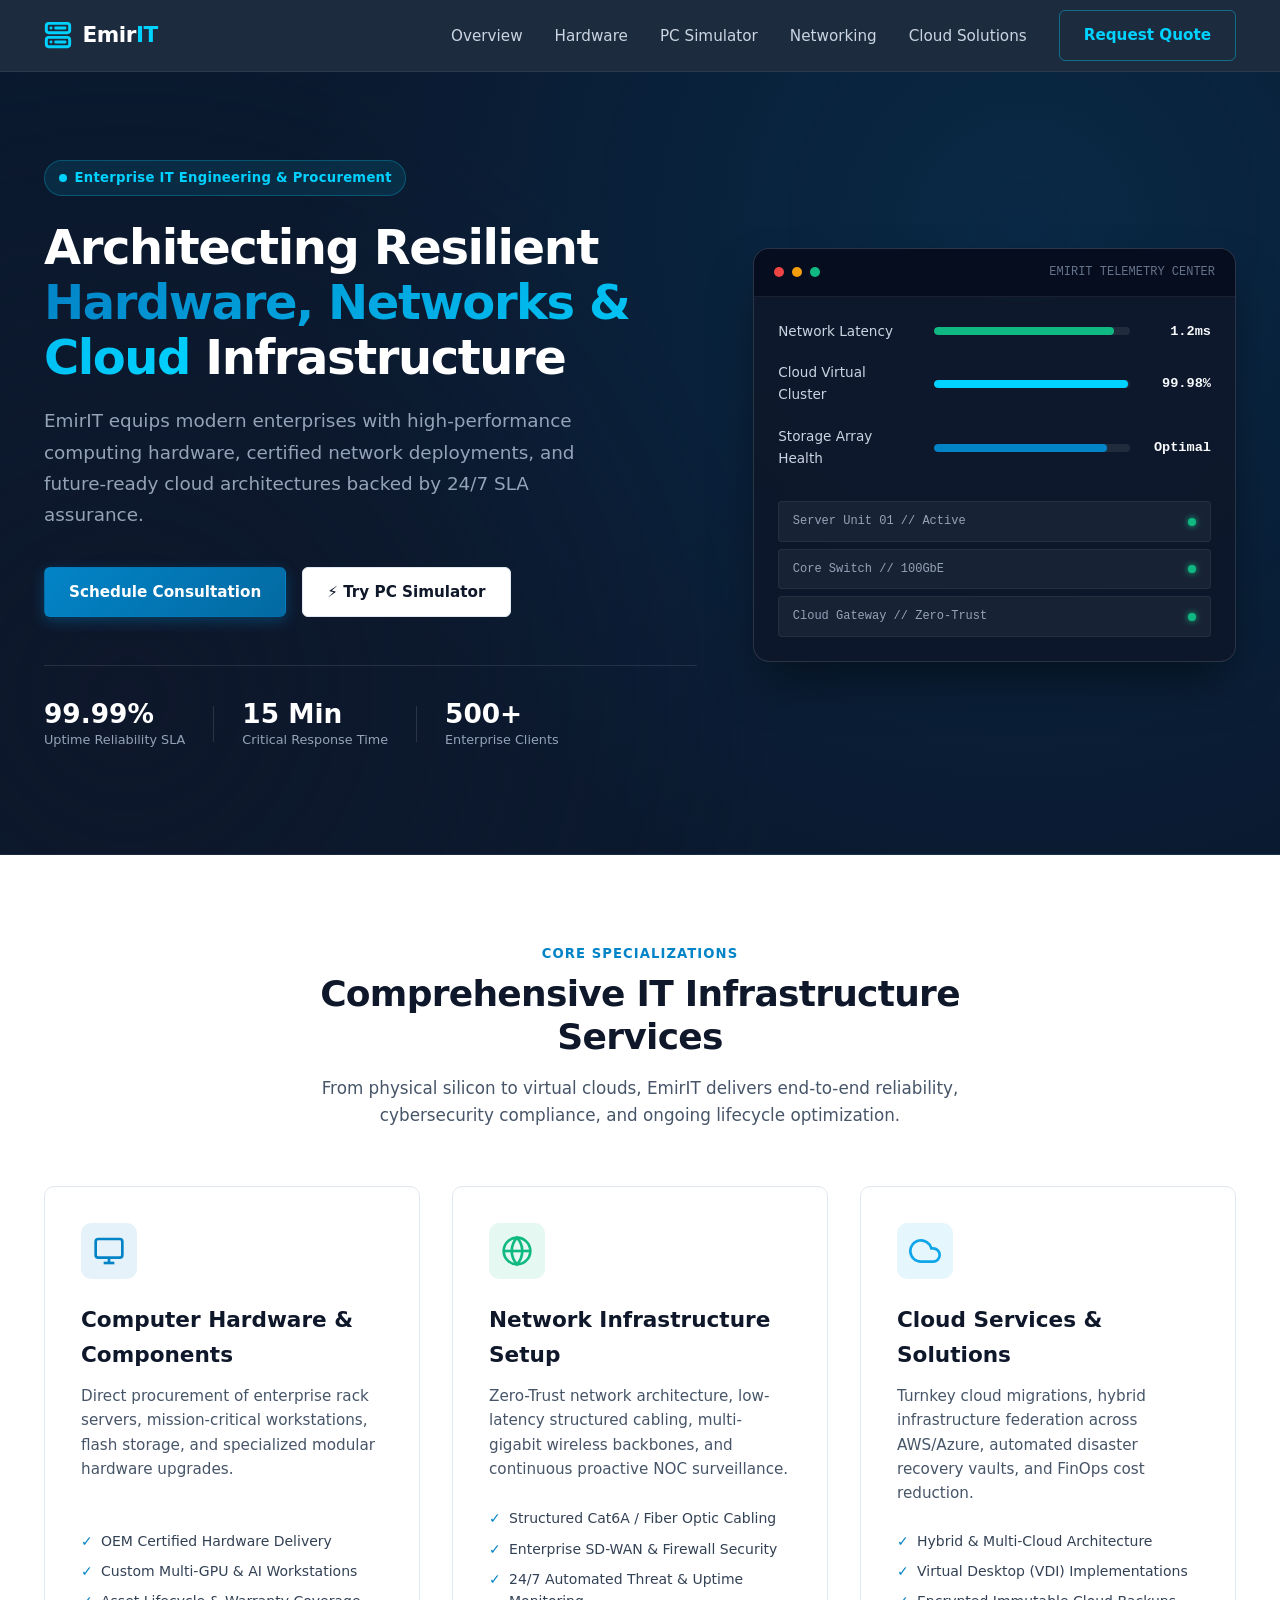
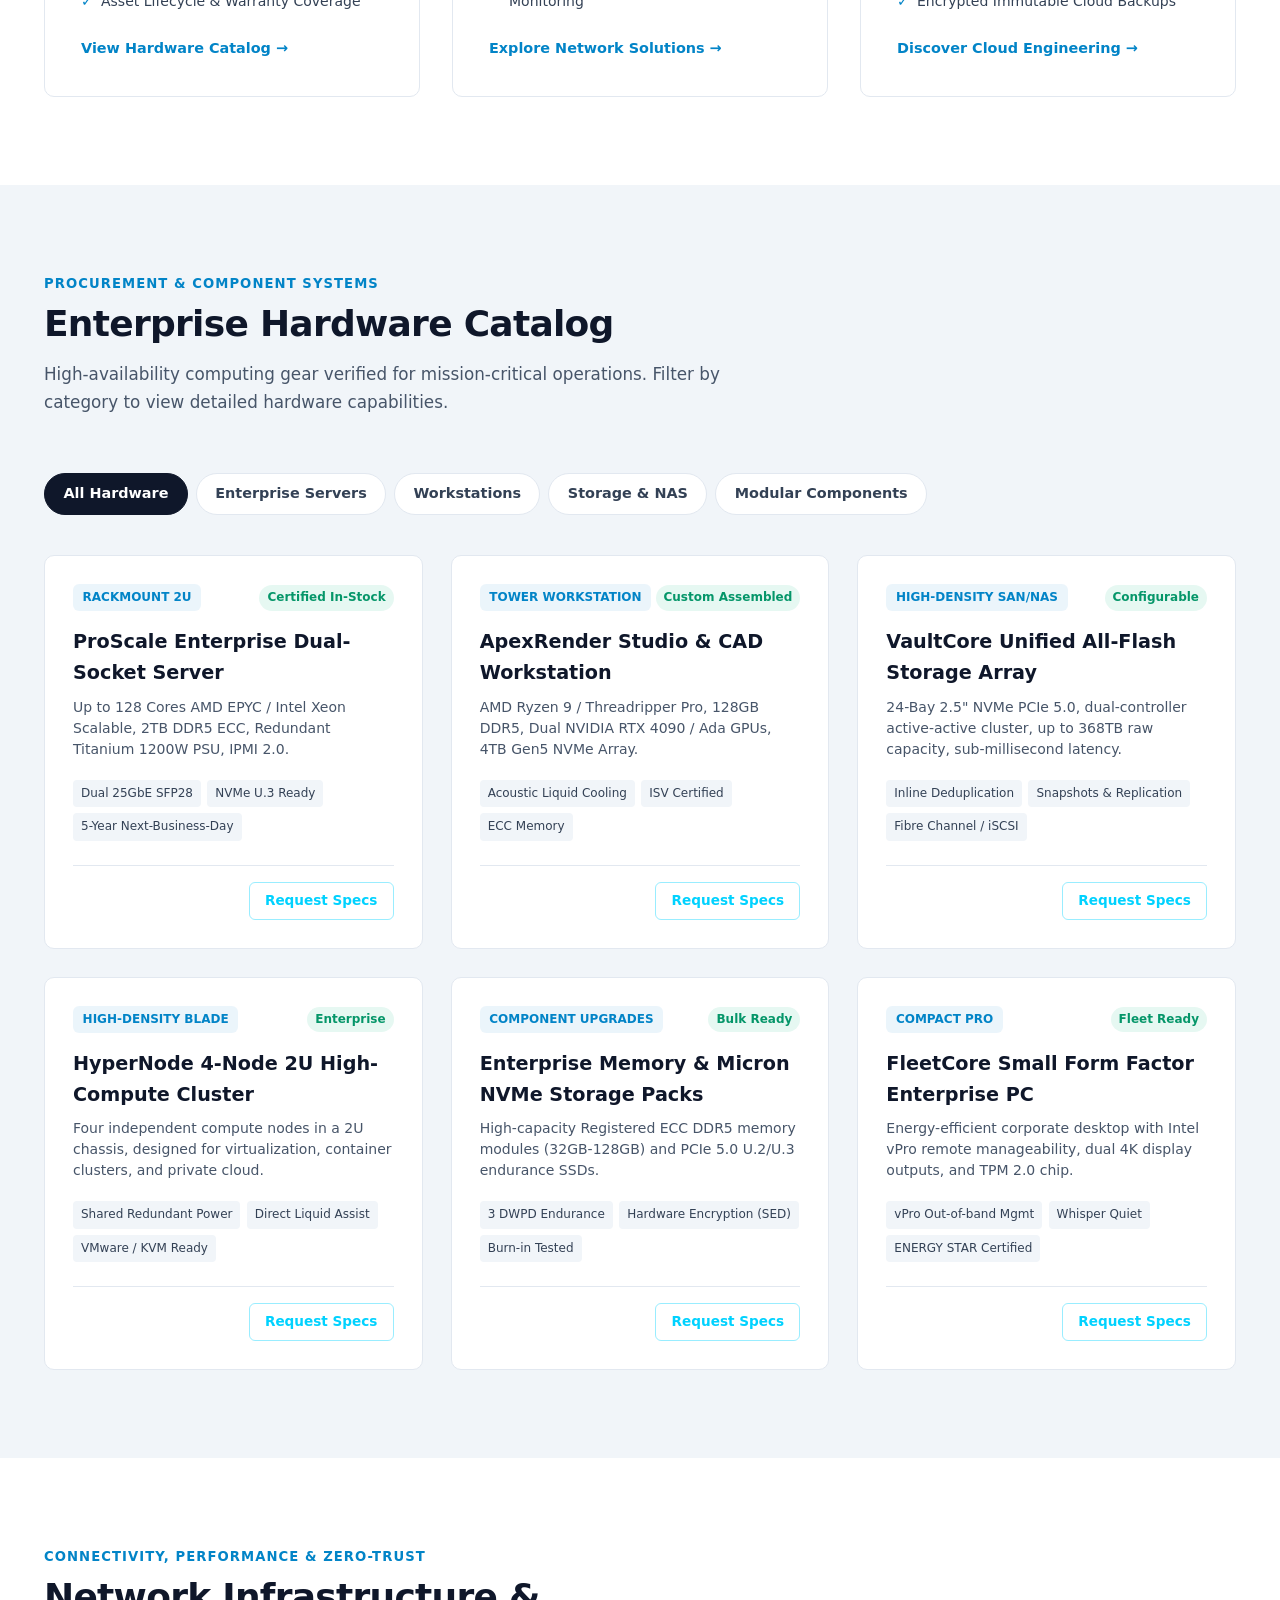
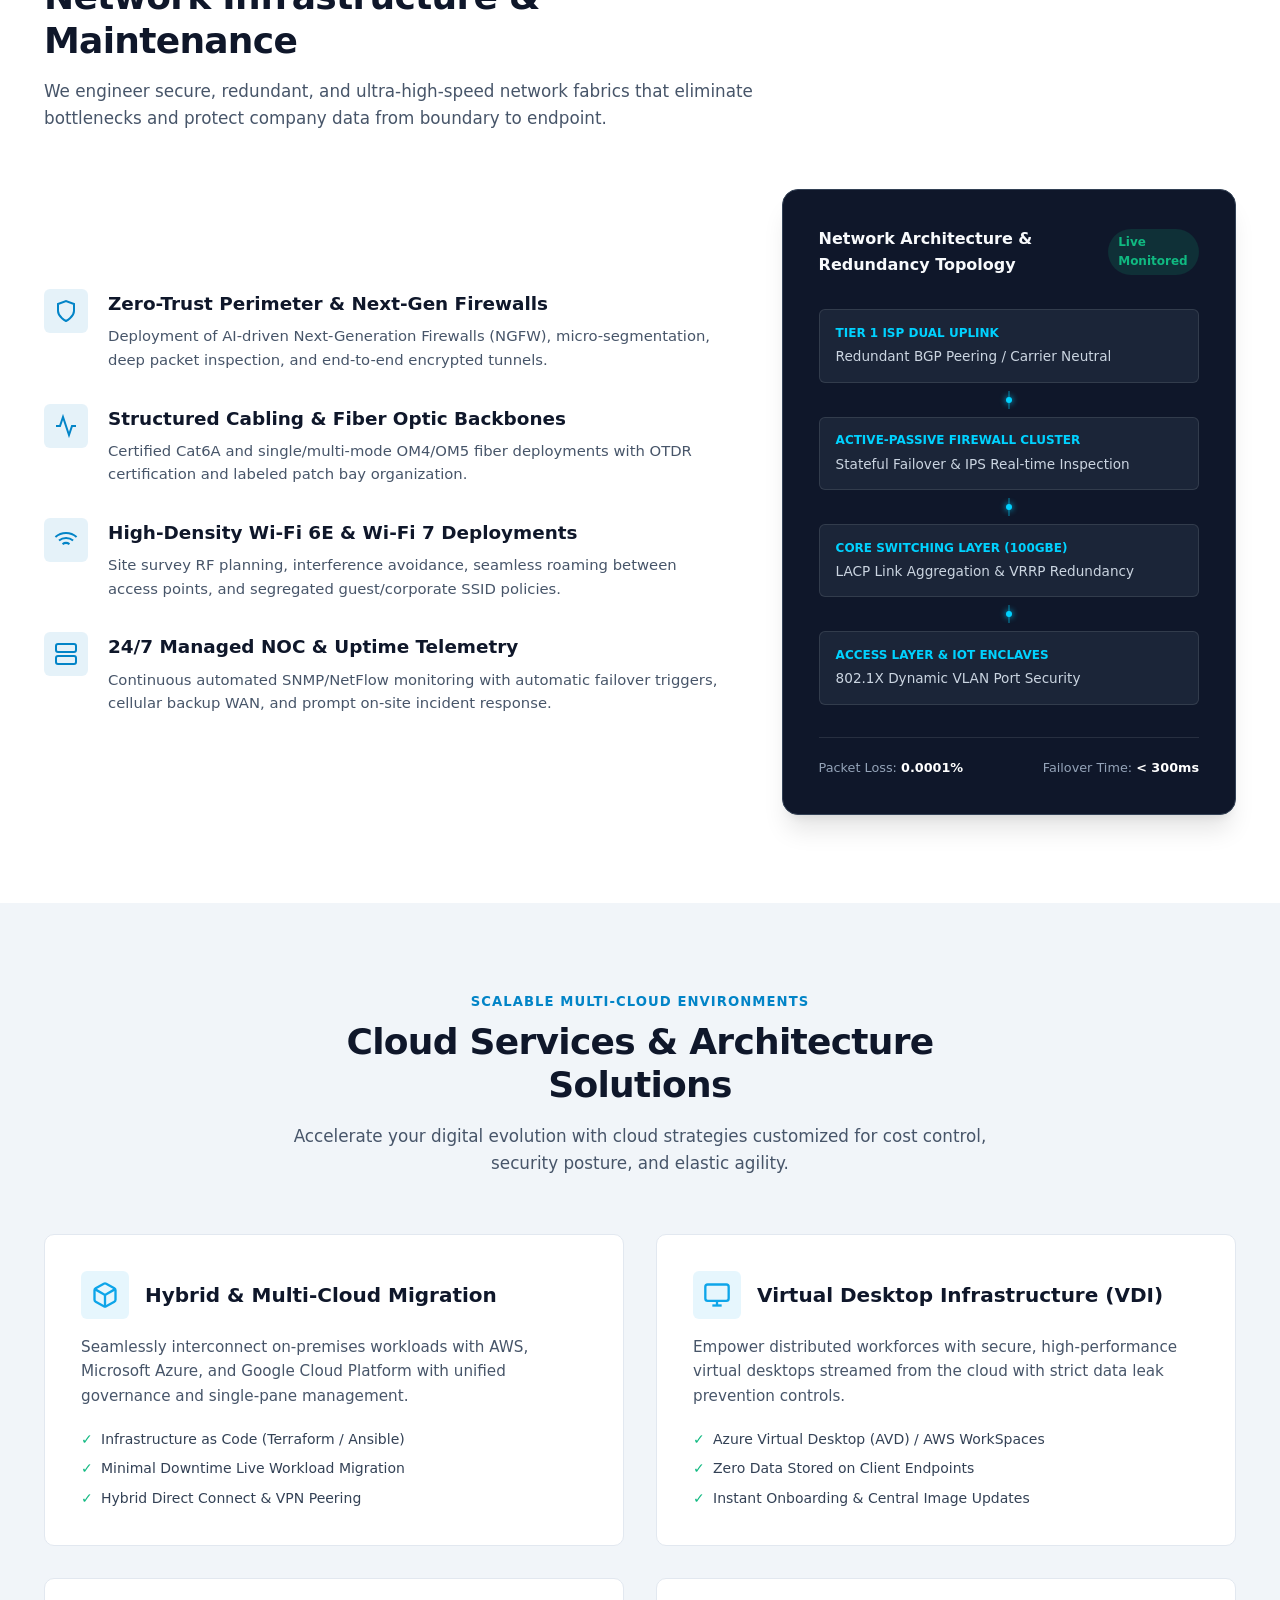
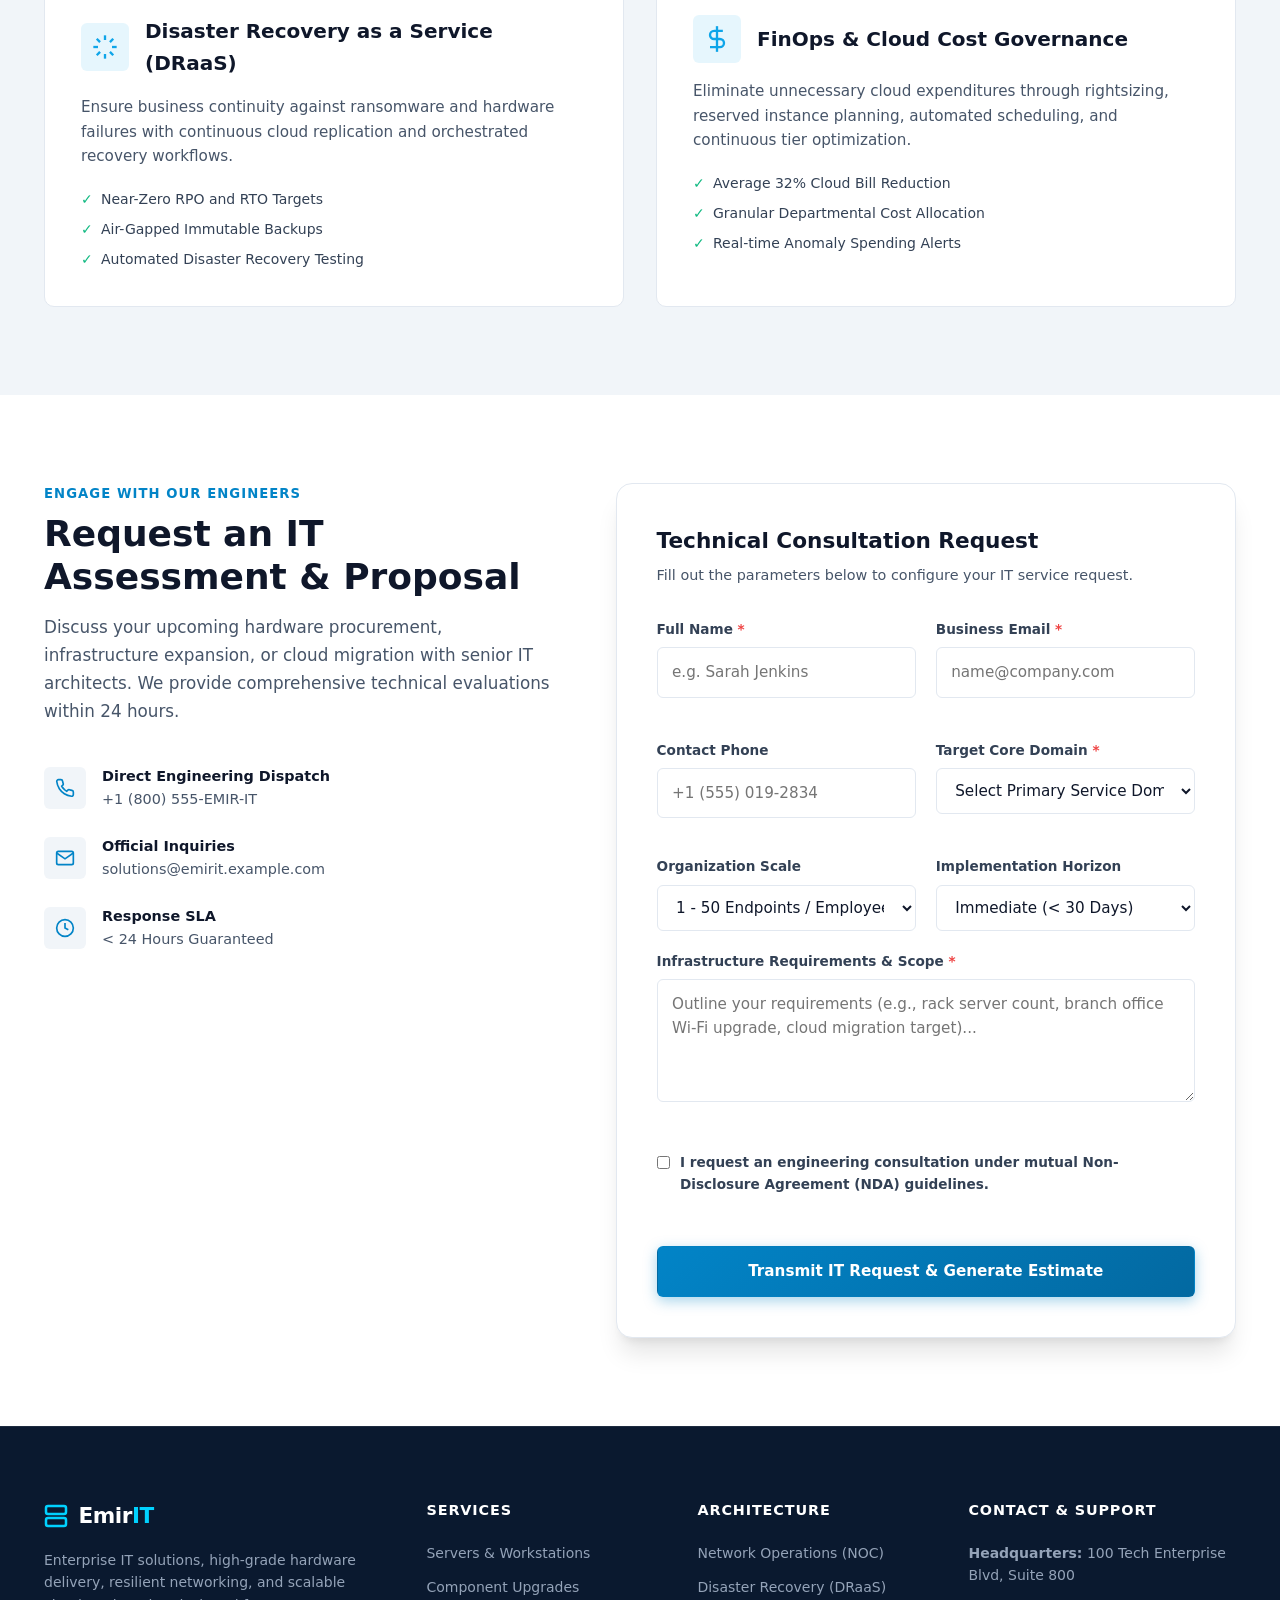
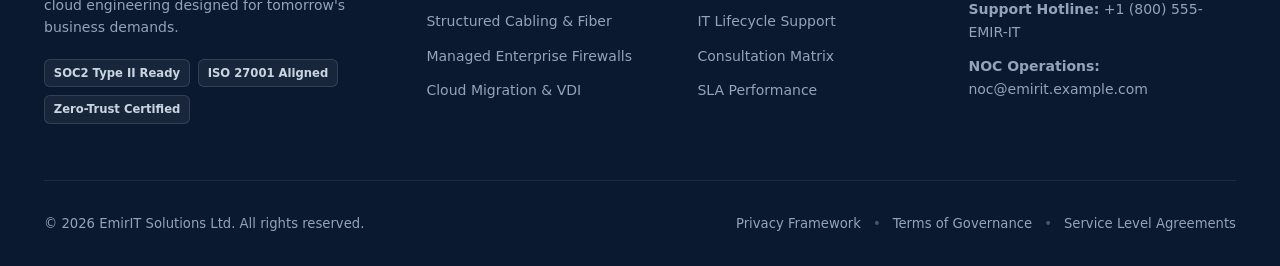
<file: index.html>
<!DOCTYPE html>
<html lang="en">
<head>
  <meta charset="UTF-8">
  <meta name="viewport" content="width=device-width, initial-scale=1.0">
  <meta name="description" content="EmirIT provides enterprise-grade computer hardware, robust network infrastructure, and scalable cloud solutions for modern organizations.">
  <meta name="keywords" content="IT services, hardware procurement, network infrastructure, enterprise cloud, IT consulting">
  <meta name="author" content="EmirIT Solutions">
  <meta name="theme-color" content="#0a192f">
  <title>EmirIT - Enterprise IT Services & Solutions</title>
  
  <link rel="stylesheet" href="styles.css">
  <link rel="preconnect" href="https://fonts.googleapis.com">
  <link rel="preconnect" href="https://fonts.gstatic.com" crossorigin>
</head>
<body>
  <!-- Header / Navigation -->
  <header class="site-header" id="header" role="banner">
    <div class="container header-container">
      <a href="#hero" class="brand-logo" aria-label="EmirIT Home">
        <span class="logo-icon" aria-hidden="true">
          <svg width="28" height="28" viewBox="0 0 24 24" fill="none" stroke="currentColor" stroke-width="2.5" stroke-linecap="round" stroke-linejoin="round">
            <rect x="2" y="2" width="20" height="8" rx="2" ry="2"></rect>
            <rect x="2" y="14" width="20" height="8" rx="2" ry="2"></rect>
            <line x1="6" y1="6" x2="6.01" y2="6"></line>
            <line x1="6" y1="18" x2="6.01" y2="18"></line>
            <line x1="10" y1="6" x2="18" y2="6"></line>
            <line x1="10" y1="18" x2="18" y2="18"></line>
          </svg>
        </span>
        <span class="logo-text">Emir<span class="accent-text">IT</span></span>
      </a>

      <!-- Desktop & Mobile Navigation Links -->
      <nav class="main-nav" id="main-nav" aria-label="Main Navigation">
        <ul class="nav-list">
          <li class="nav-item"><a href="#services" class="nav-link">Overview</a></li>
          <li class="nav-item"><a href="#hardware" class="nav-link">Hardware</a></li>
          <li class="nav-item"><a href="pc-builder.html" class="nav-link">PC Simulator</a></li>
          <li class="nav-item"><a href="#networking" class="nav-link">Networking</a></li>
          <li class="nav-item"><a href="#cloud" class="nav-link">Cloud Solutions</a></li>
          <li class="nav-item">
            <a href="#contact" class="btn btn-outline nav-btn">Request Quote</a>
          </li>
        </ul>
      </nav>

      <!-- Mobile Menu Toggle Button -->
      <button class="mobile-menu-toggle" id="menu-toggle" aria-expanded="false" aria-controls="main-nav" aria-label="Toggle navigation menu">
        <span class="hamburger-bar"></span>
        <span class="hamburger-bar"></span>
        <span class="hamburger-bar"></span>
      </button>
    </div>
  </header>

  <main id="main-content">
    <!-- Hero Section -->
    <section class="hero-section" id="hero" aria-labelledby="hero-title">
      <div class="container hero-grid">
        <div class="hero-content">
          <div class="badge-tag">
            <span class="badge-pulse"></span>
            Enterprise IT Engineering & Procurement
          </div>
          <h1 id="hero-title" class="hero-title">
            Architecting Resilient <span class="text-gradient">Hardware, Networks & Cloud</span> Infrastructure
          </h1>
          <p class="hero-description">
            EmirIT equips modern enterprises with high-performance computing hardware, certified network deployments, and future-ready cloud architectures backed by 24/7 SLA assurance.
          </p>
          <div class="hero-cta-group">
            <a href="#contact" class="btn btn-primary">Schedule Consultation</a>
            <a href="pc-builder.html" class="btn btn-secondary">⚡ Try PC Simulator</a>
          </div>

          <div class="hero-stats">
            <div class="stat-item">
              <span class="stat-number">99.99%</span>
              <span class="stat-label">Uptime Reliability SLA</span>
            </div>
            <div class="stat-divider"></div>
            <div class="stat-item">
              <span class="stat-number">15 Min</span>
              <span class="stat-label">Critical Response Time</span>
            </div>
            <div class="stat-divider"></div>
            <div class="stat-item">
              <span class="stat-number">500+</span>
              <span class="stat-label">Enterprise Clients</span>
            </div>
          </div>
        </div>

        <div class="hero-visual" aria-hidden="true">
          <div class="tech-card-showcase">
            <div class="visual-header">
              <span class="dot red"></span>
              <span class="dot yellow"></span>
              <span class="dot green"></span>
              <span class="panel-title">EmirIT Telemetry Center</span>
            </div>
            <div class="visual-body">
              <div class="telemetry-row">
                <span class="metric-label">Network Latency</span>
                <div class="meter-bar"><div class="fill latency-fill"></div></div>
                <span class="metric-val">1.2ms</span>
              </div>
              <div class="telemetry-row">
                <span class="metric-label">Cloud Virtual Cluster</span>
                <div class="meter-bar"><div class="fill cluster-fill"></div></div>
                <span class="metric-val">99.98%</span>
              </div>
              <div class="telemetry-row">
                <span class="metric-label">Storage Array Health</span>
                <div class="meter-bar"><div class="fill storage-fill"></div></div>
                <span class="metric-val">Optimal</span>
              </div>
              <div class="rack-illustration">
                <div class="rack-unit u1"><span>Server Unit 01 // Active</span><span class="led active"></span></div>
                <div class="rack-unit u2"><span>Core Switch // 100GbE</span><span class="led active"></span></div>
                <div class="rack-unit u3"><span>Cloud Gateway // Zero-Trust</span><span class="led active"></span></div>
              </div>
            </div>
          </div>
        </div>
      </div>
    </section>

    <!-- Services Overview Section -->
    <section class="section services-overview" id="services" aria-labelledby="services-title">
      <div class="container">
        <div class="section-header text-center">
          <p class="section-subtitle">Core Specializations</p>
          <h2 id="services-title" class="section-title">Comprehensive IT Infrastructure Services</h2>
          <p class="section-description">
            From physical silicon to virtual clouds, EmirIT delivers end-to-end reliability, cybersecurity compliance, and ongoing lifecycle optimization.
          </p>
        </div>

        <div class="services-grid">
          <!-- Service 1 -->
          <article class="service-card" tabindex="0">
            <div class="service-icon hardware-color" aria-hidden="true">
              <svg width="32" height="32" viewBox="0 0 24 24" fill="none" stroke="currentColor" stroke-width="2">
                <rect x="2" y="3" width="20" height="14" rx="2" ry="2"></rect>
                <line x1="8" y1="21" x2="16" y2="21"></line>
                <line x1="12" y1="17" x2="12" y2="21"></line>
              </svg>
            </div>
            <h3 class="service-name">Computer Hardware & Components</h3>
            <p class="service-text">
              Direct procurement of enterprise rack servers, mission-critical workstations, flash storage, and specialized modular hardware upgrades.
            </p>
            <ul class="service-feature-list">
              <li>OEM Certified Hardware Delivery</li>
              <li>Custom Multi-GPU & AI Workstations</li>
              <li>Asset Lifecycle & Warranty Coverage</li>
            </ul>
            <a href="#hardware" class="card-link">View Hardware Catalog &rarr;</a>
          </article>

          <!-- Service 2 -->
          <article class="service-card featured-service" tabindex="0">
            <div class="service-icon network-color" aria-hidden="true">
              <svg width="32" height="32" viewBox="0 0 24 24" fill="none" stroke="currentColor" stroke-width="2">
                <circle cx="12" cy="12" r="10"></circle>
                <line x1="2" y1="12" x2="22" y2="12"></line>
                <path d="M12 2a15.3 15.3 0 0 1 4 10 15.3 15.3 0 0 1-4 10 15.3 15.3 0 0 1-4-10 15.3 15.3 0 0 1 4-10z"></path>
              </svg>
            </div>
            <h3 class="service-name">Network Infrastructure Setup</h3>
            <p class="service-text">
              Zero-Trust network architecture, low-latency structured cabling, multi-gigabit wireless backbones, and continuous proactive NOC surveillance.
            </p>
            <ul class="service-feature-list">
              <li>Structured Cat6A / Fiber Optic Cabling</li>
              <li>Enterprise SD-WAN & Firewall Security</li>
              <li>24/7 Automated Threat & Uptime Monitoring</li>
            </ul>
            <a href="#networking" class="card-link">Explore Network Solutions &rarr;</a>
          </article>

          <!-- Service 3 -->
          <article class="service-card" tabindex="0">
            <div class="service-icon cloud-color" aria-hidden="true">
              <svg width="32" height="32" viewBox="0 0 24 24" fill="none" stroke="currentColor" stroke-width="2">
                <path d="M18 10h-1.26A8 8 0 1 0 9 20h9a5 5 0 0 0 0-10z"></path>
              </svg>
            </div>
            <h3 class="service-name">Cloud Services & Solutions</h3>
            <p class="service-text">
              Turnkey cloud migrations, hybrid infrastructure federation across AWS/Azure, automated disaster recovery vaults, and FinOps cost reduction.
            </p>
            <ul class="service-feature-list">
              <li>Hybrid & Multi-Cloud Architecture</li>
              <li>Virtual Desktop (VDI) Implementations</li>
              <li>Encrypted Immutable Cloud Backups</li>
            </ul>
            <a href="#cloud" class="card-link">Discover Cloud Engineering &rarr;</a>
          </article>
        </div>
      </div>
    </section>

    <!-- Hardware & Components Catalog Grid Section -->
    <section class="section hardware-section" id="hardware" aria-labelledby="hardware-title">
      <div class="container">
        <div class="section-header">
          <p class="section-subtitle">Procurement & Component Systems</p>
          <h2 id="hardware-title" class="section-title">Enterprise Hardware Catalog</h2>
          <p class="section-description">
            High-availability computing gear verified for mission-critical operations. Filter by category to view detailed hardware capabilities.
          </p>
        </div>

        <!-- Filter Controls -->
        <div class="filter-controls" role="group" aria-label="Hardware Category Filters">
          <button class="filter-btn active" data-filter="all" type="button" aria-pressed="true">All Hardware</button>
          <button class="filter-btn" data-filter="servers" type="button" aria-pressed="false">Enterprise Servers</button>
          <button class="filter-btn" data-filter="workstations" type="button" aria-pressed="false">Workstations</button>
          <button class="filter-btn" data-filter="storage" type="button" aria-pressed="false">Storage & NAS</button>
          <button class="filter-btn" data-filter="components" type="button" aria-pressed="false">Modular Components</button>
        </div>

        <!-- Live Products Grid -->
        <div class="catalog-grid" id="catalog-container" aria-live="polite">
          <!-- Item 1 -->
          <article class="catalog-card" data-category="servers">
            <div class="catalog-card-header">
              <span class="catalog-badge">Rackmount 2U</span>
              <span class="catalog-stock in-stock">Certified In-Stock</span>
            </div>
            <h3 class="catalog-title">ProScale Enterprise Dual-Socket Server</h3>
            <p class="catalog-specs">Up to 128 Cores AMD EPYC / Intel Xeon Scalable, 2TB DDR5 ECC, Redundant Titanium 1200W PSU, IPMI 2.0.</p>
            <div class="catalog-features">
              <span class="tag">Dual 25GbE SFP28</span>
              <span class="tag">NVMe U.3 Ready</span>
              <span class="tag">5-Year Next-Business-Day</span>
            </div>
            <div class="catalog-footer">
              <button class="btn btn-sm btn-outline select-item-btn" data-item="ProScale Enterprise Server" type="button">Request Specs</button>
            </div>
          </article>

          <!-- Item 2 -->
          <article class="catalog-card" data-category="workstations">
            <div class="catalog-card-header">
              <span class="catalog-badge">Tower Workstation</span>
              <span class="catalog-stock in-stock">Custom Assembled</span>
            </div>
            <h3 class="catalog-title">ApexRender Studio & CAD Workstation</h3>
            <p class="catalog-specs">AMD Ryzen 9 / Threadripper Pro, 128GB DDR5, Dual NVIDIA RTX 4090 / Ada GPUs, 4TB Gen5 NVMe Array.</p>
            <div class="catalog-features">
              <span class="tag">Acoustic Liquid Cooling</span>
              <span class="tag">ISV Certified</span>
              <span class="tag">ECC Memory</span>
            </div>
            <div class="catalog-footer">
              <button class="btn btn-sm btn-outline select-item-btn" data-item="ApexRender Workstation" type="button">Request Specs</button>
            </div>
          </article>

          <!-- Item 3 -->
          <article class="catalog-card" data-category="storage">
            <div class="catalog-card-header">
              <span class="catalog-badge">High-Density SAN/NAS</span>
              <span class="catalog-stock in-stock">Configurable</span>
            </div>
            <h3 class="catalog-title">VaultCore Unified All-Flash Storage Array</h3>
            <p class="catalog-specs">24-Bay 2.5" NVMe PCIe 5.0, dual-controller active-active cluster, up to 368TB raw capacity, sub-millisecond latency.</p>
            <div class="catalog-features">
              <span class="tag">Inline Deduplication</span>
              <span class="tag">Snapshots & Replication</span>
              <span class="tag">Fibre Channel / iSCSI</span>
            </div>
            <div class="catalog-footer">
              <button class="btn btn-sm btn-outline select-item-btn" data-item="VaultCore All-Flash Array" type="button">Request Specs</button>
            </div>
          </article>

          <!-- Item 4 -->
          <article class="catalog-card" data-category="servers">
            <div class="catalog-card-header">
              <span class="catalog-badge">High-Density Blade</span>
              <span class="catalog-stock in-stock">Enterprise</span>
            </div>
            <h3 class="catalog-title">HyperNode 4-Node 2U High-Compute Cluster</h3>
            <p class="catalog-specs">Four independent compute nodes in a 2U chassis, designed for virtualization, container clusters, and private cloud.</p>
            <div class="catalog-features">
              <span class="tag">Shared Redundant Power</span>
              <span class="tag">Direct Liquid Assist</span>
              <span class="tag">VMware / KVM Ready</span>
            </div>
            <div class="catalog-footer">
              <button class="btn btn-sm btn-outline select-item-btn" data-item="HyperNode 4-Node Cluster" type="button">Request Specs</button>
            </div>
          </article>

          <!-- Item 5 -->
          <article class="catalog-card" data-category="components">
            <div class="catalog-card-header">
              <span class="catalog-badge">Component Upgrades</span>
              <span class="catalog-stock in-stock">Bulk Ready</span>
            </div>
            <h3 class="catalog-title">Enterprise Memory & Micron NVMe Storage Packs</h3>
            <p class="catalog-specs">High-capacity Registered ECC DDR5 memory modules (32GB-128GB) and PCIe 5.0 U.2/U.3 endurance SSDs.</p>
            <div class="catalog-features">
              <span class="tag">3 DWPD Endurance</span>
              <span class="tag">Hardware Encryption (SED)</span>
              <span class="tag">Burn-in Tested</span>
            </div>
            <div class="catalog-footer">
              <button class="btn btn-sm btn-outline select-item-btn" data-item="Enterprise Memory & Storage Pack" type="button">Request Specs</button>
            </div>
          </article>

          <!-- Item 6 -->
          <article class="catalog-card" data-category="workstations">
            <div class="catalog-card-header">
              <span class="catalog-badge">Compact Pro</span>
              <span class="catalog-stock in-stock">Fleet Ready</span>
            </div>
            <h3 class="catalog-title">FleetCore Small Form Factor Enterprise PC</h3>
            <p class="catalog-specs">Energy-efficient corporate desktop with Intel vPro remote manageability, dual 4K display outputs, and TPM 2.0 chip.</p>
            <div class="catalog-features">
              <span class="tag">vPro Out-of-band Mgmt</span>
              <span class="tag">Whisper Quiet</span>
              <span class="tag">ENERGY STAR Certified</span>
            </div>
            <div class="catalog-footer">
              <button class="btn btn-sm btn-outline select-item-btn" data-item="FleetCore Corporate PC" type="button">Request Specs</button>
            </div>
          </article>
        </div>
      </div>
    </section>

    <!-- Network Infrastructure Section -->
    <section class="section network-section" id="networking" aria-labelledby="networking-title">
      <div class="container">
        <div class="section-header">
          <p class="section-subtitle">Connectivity, Performance & Zero-Trust</p>
          <h2 id="networking-title" class="section-title">Network Infrastructure & Maintenance</h2>
          <p class="section-description">
            We engineer secure, redundant, and ultra-high-speed network fabrics that eliminate bottlenecks and protect company data from boundary to endpoint.
          </p>
        </div>

        <div class="network-showcase-grid">
          <div class="network-features-column">
            <!-- Feature 1 -->
            <div class="network-pillar">
              <div class="pillar-icon" aria-hidden="true">
                <svg width="24" height="24" viewBox="0 0 24 24" fill="none" stroke="currentColor" stroke-width="2">
                  <path d="M12 22s8-4 8-10V5l-8-3-8 3v7c0 6 8 10 8 10z"></path>
                </svg>
              </div>
              <div class="pillar-content">
                <h3 class="pillar-title">Zero-Trust Perimeter & Next-Gen Firewalls</h3>
                <p class="pillar-text">Deployment of AI-driven Next-Generation Firewalls (NGFW), micro-segmentation, deep packet inspection, and end-to-end encrypted tunnels.</p>
              </div>
            </div>

            <!-- Feature 2 -->
            <div class="network-pillar">
              <div class="pillar-icon" aria-hidden="true">
                <svg width="24" height="24" viewBox="0 0 24 24" fill="none" stroke="currentColor" stroke-width="2">
                  <polyline points="22 12 18 12 15 21 9 3 6 12 2 12"></polyline>
                </svg>
              </div>
              <div class="pillar-content">
                <h3 class="pillar-title">Structured Cabling & Fiber Optic Backbones</h3>
                <p class="pillar-text">Certified Cat6A and single/multi-mode OM4/OM5 fiber deployments with OTDR certification and labeled patch bay organization.</p>
              </div>
            </div>

            <!-- Feature 3 -->
            <div class="network-pillar">
              <div class="pillar-icon" aria-hidden="true">
                <svg width="24" height="24" viewBox="0 0 24 24" fill="none" stroke="currentColor" stroke-width="2">
                  <path d="M5 12.55a11 11 0 0 1 14.08 0"></path>
                  <path d="M1.42 9a16 16 0 0 1 21.16 0"></path>
                  <path d="M8.53 16.11a6 6 0 0 1 6.95 0"></path>
                  <line x1="12" y1="20" x2="12.01" y2="20"></line>
                </svg>
              </div>
              <div class="pillar-content">
                <h3 class="pillar-title">High-Density Wi-Fi 6E & Wi-Fi 7 Deployments</h3>
                <p class="pillar-text">Site survey RF planning, interference avoidance, seamless roaming between access points, and segregated guest/corporate SSID policies.</p>
              </div>
            </div>

            <!-- Feature 4 -->
            <div class="network-pillar">
              <div class="pillar-icon" aria-hidden="true">
                <svg width="24" height="24" viewBox="0 0 24 24" fill="none" stroke="currentColor" stroke-width="2">
                  <rect x="2" y="2" width="20" height="8" rx="2" ry="2"></rect>
                  <rect x="2" y="14" width="20" height="8" rx="2" ry="2"></rect>
                  <line x1="6" y1="6" x2="6.01" y2="6"></line>
                  <line x1="6" y1="18" x2="6.01" y2="18"></line>
                </svg>
              </div>
              <div class="pillar-content">
                <h3 class="pillar-title">24/7 Managed NOC & Uptime Telemetry</h3>
                <p class="pillar-text">Continuous automated SNMP/NetFlow monitoring with automatic failover triggers, cellular backup WAN, and prompt on-site incident response.</p>
              </div>
            </div>
          </div>

          <!-- Interactive Network Diagnostic Matrix -->
          <div class="network-diagram-box">
            <div class="diagram-card">
              <div class="diagram-header">
                <h4>Network Architecture & Redundancy Topology</h4>
                <span class="status-indicator-live">Live Monitored</span>
              </div>
              <div class="topology-stack">
                <div class="topo-node cloud-node">
                  <span class="topo-tag">Tier 1 ISP Dual Uplink</span>
                  <p>Redundant BGP Peering / Carrier Neutral</p>
                </div>
                <div class="topo-connector">
                  <div class="flow-dot"></div>
                </div>
                <div class="topo-node firewall-node">
                  <span class="topo-tag">Active-Passive Firewall Cluster</span>
                  <p>Stateful Failover &amp; IPS Real-time Inspection</p>
                </div>
                <div class="topo-connector">
                  <div class="flow-dot"></div>
                </div>
                <div class="topo-node core-node">
                  <span class="topo-tag">Core Switching Layer (100GbE)</span>
                  <p>LACP Link Aggregation &amp; VRRP Redundancy</p>
                </div>
                <div class="topo-connector">
                  <div class="flow-dot"></div>
                </div>
                <div class="topo-node edge-node">
                  <span class="topo-tag">Access Layer &amp; IoT Enclaves</span>
                  <p>802.1X Dynamic VLAN Port Security</p>
                </div>
              </div>
              <div class="diagram-footer">
                <div class="benchmark-pill"><span>Packet Loss:</span> <strong>0.0001%</strong></div>
                <div class="benchmark-pill"><span>Failover Time:</span> <strong>&lt; 300ms</strong></div>
              </div>
            </div>
          </div>
        </div>
      </div>
    </section>

    <!-- Cloud Services & Solutions Section -->
    <section class="section cloud-section" id="cloud" aria-labelledby="cloud-title">
      <div class="container">
        <div class="section-header text-center">
          <p class="section-subtitle">Scalable Multi-Cloud Environments</p>
          <h2 id="cloud-title" class="section-title">Cloud Services & Architecture Solutions</h2>
          <p class="section-description">
            Accelerate your digital evolution with cloud strategies customized for cost control, security posture, and elastic agility.
          </p>
        </div>

        <div class="cloud-features-grid">
          <div class="cloud-card">
            <div class="cloud-card-header">
              <div class="cloud-icon" aria-hidden="true">
                <svg width="28" height="28" viewBox="0 0 24 24" fill="none" stroke="currentColor" stroke-width="2">
                  <path d="M21 16V8a2 2 0 0 0-1-1.73l-7-4a2 2 0 0 0-2 0l-7 4A2 2 0 0 0 3 8v8a2 2 0 0 0 1 1.73l7 4a2 2 0 0 0 2 0l7-4A2 2 0 0 0 21 16z"></path>
                  <polyline points="3.27 6.96 12 12.01 20.73 6.96"></polyline>
                  <line x1="12" y1="22.08" x2="12" y2="12"></line>
                </svg>
              </div>
              <h3>Hybrid & Multi-Cloud Migration</h3>
            </div>
            <p>Seamlessly interconnect on-premises workloads with AWS, Microsoft Azure, and Google Cloud Platform with unified governance and single-pane management.</p>
            <ul class="check-list">
              <li>Infrastructure as Code (Terraform / Ansible)</li>
              <li>Minimal Downtime Live Workload Migration</li>
              <li>Hybrid Direct Connect & VPN Peering</li>
            </ul>
          </div>

          <div class="cloud-card">
            <div class="cloud-card-header">
              <div class="cloud-icon" aria-hidden="true">
                <svg width="28" height="28" viewBox="0 0 24 24" fill="none" stroke="currentColor" stroke-width="2">
                  <rect x="2" y="3" width="20" height="14" rx="2" ry="2"></rect>
                  <line x1="8" y1="21" x2="16" y2="21"></line>
                  <line x1="12" y1="17" x2="12" y2="21"></line>
                </svg>
              </div>
              <h3>Virtual Desktop Infrastructure (VDI)</h3>
            </div>
            <p>Empower distributed workforces with secure, high-performance virtual desktops streamed from the cloud with strict data leak prevention controls.</p>
            <ul class="check-list">
              <li>Azure Virtual Desktop (AVD) / AWS WorkSpaces</li>
              <li>Zero Data Stored on Client Endpoints</li>
              <li>Instant Onboarding & Central Image Updates</li>
            </ul>
          </div>

          <div class="cloud-card">
            <div class="cloud-card-header">
              <div class="cloud-icon" aria-hidden="true">
                <svg width="28" height="28" viewBox="0 0 24 24" fill="none" stroke="currentColor" stroke-width="2">
                  <path d="M12 2v4"></path>
                  <path d="M12 18v4"></path>
                  <path d="M4.93 4.93l2.83 2.83"></path>
                  <path d="M16.24 16.24l2.83 2.83"></path>
                  <path d="M2 12h4"></path>
                  <path d="M18 12h4"></path>
                  <path d="M4.93 19.07l2.83-2.83"></path>
                  <path d="M16.24 7.76l2.83-2.83"></path>
                </svg>
              </div>
              <h3>Disaster Recovery as a Service (DRaaS)</h3>
            </div>
            <p>Ensure business continuity against ransomware and hardware failures with continuous cloud replication and orchestrated recovery workflows.</p>
            <ul class="check-list">
              <li>Near-Zero RPO and RTO Targets</li>
              <li>Air-Gapped Immutable Backups</li>
              <li>Automated Disaster Recovery Testing</li>
            </ul>
          </div>

          <div class="cloud-card">
            <div class="cloud-card-header">
              <div class="cloud-icon" aria-hidden="true">
                <svg width="28" height="28" viewBox="0 0 24 24" fill="none" stroke="currentColor" stroke-width="2">
                  <line x1="12" y1="1" x2="12" y2="23"></line>
                  <path d="M17 5H9.5a3.5 3.5 0 0 0 0 7h5a3.5 3.5 0 0 1 0 7H6"></path>
                </svg>
              </div>
              <h3>FinOps & Cloud Cost Governance</h3>
            </div>
            <p>Eliminate unnecessary cloud expenditures through rightsizing, reserved instance planning, automated scheduling, and continuous tier optimization.</p>
            <ul class="check-list">
              <li>Average 32% Cloud Bill Reduction</li>
              <li>Granular Departmental Cost Allocation</li>
              <li>Real-time Anomaly Spending Alerts</li>
            </ul>
          </div>
        </div>
      </div>
    </section>

    <!-- Interactive Service Request & Consultation Form Section -->
    <section class="section contact-section" id="contact" aria-labelledby="contact-title">
      <div class="container">
        <div class="contact-wrapper">
          <div class="contact-info-col">
            <p class="section-subtitle">Engage With Our Engineers</p>
            <h2 id="contact-title" class="contact-title">Request an IT Assessment &amp; Proposal</h2>
            <p class="contact-description">
              Discuss your upcoming hardware procurement, infrastructure expansion, or cloud migration with senior IT architects. We provide comprehensive technical evaluations within 24 hours.
            </p>

            <div class="direct-contact-points">
              <div class="contact-point">
                <div class="point-icon" aria-hidden="true">
                  <svg width="20" height="20" viewBox="0 0 24 24" fill="none" stroke="currentColor" stroke-width="2">
                    <path d="M22 16.92v3a2 2 0 0 1-2.18 2 19.79 19.79 0 0 1-8.63-3.07 19.5 19.5 0 0 1-6-6 19.79 19.79 0 0 1-3.07-8.67A2 2 0 0 1 4.11 2h3a2 2 0 0 1 2 1.72 12.84 12.84 0 0 0 .7 2.81 2 2 0 0 1-.45 2.11L8.09 9.91a16 16 0 0 0 6 6l1.27-1.27a2 2 0 0 1 2.11-.45 12.84 12.84 0 0 0 2.81.7A2 2 0 0 1 22 16.92z"></path>
                  </svg>
                </div>
                <div>
                  <strong>Direct Engineering Dispatch</strong>
                  <p>+1 (800) 555-EMIR-IT</p>
                </div>
              </div>

              <div class="contact-point">
                <div class="point-icon" aria-hidden="true">
                  <svg width="20" height="20" viewBox="0 0 24 24" fill="none" stroke="currentColor" stroke-width="2">
                    <path d="M4 4h16c1.1 0 2 .9 2 2v12c0 1.1-.9 2-2 2H4c-1.1 0-2-.9-2-2V6c0-1.1.9-2 2-2z"></path>
                    <polyline points="22,6 12,13 2,6"></polyline>
                  </svg>
                </div>
                <div>
                  <strong>Official Inquiries</strong>
                  <p>solutions@emirit.example.com</p>
                </div>
              </div>

              <div class="contact-point">
                <div class="point-icon" aria-hidden="true">
                  <svg width="20" height="20" viewBox="0 0 24 24" fill="none" stroke="currentColor" stroke-width="2">
                    <circle cx="12" cy="12" r="10"></circle>
                    <polyline points="12 6 12 12 16 14"></polyline>
                  </svg>
                </div>
                <div>
                  <strong>Response SLA</strong>
                  <p>&lt; 24 Hours Guaranteed</p>
                </div>
              </div>
            </div>
          </div>

          <!-- The Interactive Form -->
          <div class="contact-form-col">
            <form id="quote-form" class="quote-form" novalidate aria-label="IT Service Request Form">
              <div class="form-header">
                <h3>Technical Consultation Request</h3>
                <p>Fill out the parameters below to configure your IT service request.</p>
              </div>

              <!-- Alert Box for submission notifications -->
              <div id="form-alert" class="form-alert" role="alert" aria-live="polite" style="display:none;"></div>

              <div class="form-grid">
                <!-- Full Name -->
                <div class="form-group">
                  <label for="fullName">Full Name <span class="required" aria-hidden="true">*</span></label>
                  <input type="text" id="fullName" name="fullName" class="form-input" placeholder="e.g. Sarah Jenkins" required minlength="2" autocomplete="name" aria-describedby="fullNameError">
                  <span id="fullNameError" class="field-error" aria-live="polite"></span>
                </div>

                <!-- Business Email -->
                <div class="form-group">
                  <label for="businessEmail">Business Email <span class="required" aria-hidden="true">*</span></label>
                  <input type="email" id="businessEmail" name="businessEmail" class="form-input" placeholder="name@company.com" required autocomplete="email" aria-describedby="emailError">
                  <span id="emailError" class="field-error" aria-live="polite"></span>
                </div>

                <!-- Phone -->
                <div class="form-group">
                  <label for="phoneNumber">Contact Phone</label>
                  <input type="tel" id="phoneNumber" name="phoneNumber" class="form-input" placeholder="+1 (555) 019-2834" autocomplete="tel">
                </div>

                <!-- Service Category -->
                <div class="form-group">
                  <label for="serviceCategory">Target Core Domain <span class="required" aria-hidden="true">*</span></label>
                  <select id="serviceCategory" name="serviceCategory" class="form-input" required aria-describedby="categoryError">
                    <option value="" disabled selected>Select Primary Service Domain</option>
                    <option value="hardware">Computer Hardware &amp; Components</option>
                    <option value="networking">Network Infrastructure Setup &amp; Maintenance</option>
                    <option value="cloud">Cloud Services &amp; Hybrid Architecture</option>
                    <option value="comprehensive">Comprehensive IT Transformation (All Pillars)</option>
                  </select>
                  <span id="categoryError" class="field-error" aria-live="polite"></span>
                </div>

                <!-- Organization Scale -->
                <div class="form-group">
                  <label for="orgScale">Organization Scale</label>
                  <select id="orgScale" name="orgScale" class="form-input">
                    <option value="1-50">1 - 50 Endpoints / Employees</option>
                    <option value="51-250">51 - 250 Endpoints</option>
                    <option value="251-1000">251 - 1,000 Endpoints</option>
                    <option value="1000+">1,000+ Enterprise Tier</option>
                  </select>
                </div>

                <!-- Timeline -->
                <div class="form-group">
                  <label for="timeline">Implementation Horizon</label>
                  <select id="timeline" name="timeline" class="form-input">
                    <option value="immediate">Immediate (&lt; 30 Days)</option>
                    <option value="quarter">This Quarter (1 - 3 Months)</option>
                    <option value="planning">Budgetary &amp; Future Planning (3+ Months)</option>
                  </select>
                </div>

                <!-- Scope Details -->
                <div class="form-group full-width">
                  <label for="projectDetails">Infrastructure Requirements &amp; Scope <span class="required" aria-hidden="true">*</span></label>
                  <textarea id="projectDetails" name="projectDetails" class="form-input form-textarea" rows="4" placeholder="Outline your requirements (e.g., rack server count, branch office Wi-Fi upgrade, cloud migration target)..." required minlength="10" aria-describedby="detailsError"></textarea>
                  <span id="detailsError" class="field-error" aria-live="polite"></span>
                </div>

                <!-- Consent Checkbox -->
                <div class="form-group full-width checkbox-group">
                  <label class="checkbox-label" for="ndaConsent">
                    <input type="checkbox" id="ndaConsent" name="ndaConsent" required aria-describedby="consentError">
                    <span>I request an engineering consultation under mutual Non-Disclosure Agreement (NDA) guidelines.</span>
                  </label>
                  <span id="consentError" class="field-error" aria-live="polite"></span>
                </div>
              </div>

              <div class="form-action">
                <button type="submit" id="submit-btn" class="btn btn-primary btn-block">
                  <span class="btn-text">Transmit IT Request &amp; Generate Estimate</span>
                  <span class="btn-spinner" aria-hidden="true" style="display: none;"></span>
                </button>
              </div>
            </form>
          </div>
        </div>
      </div>
    </section>
  </main>

  <!-- Site Footer -->
  <footer class="site-footer" role="contentinfo">
    <div class="container footer-container">
      <div class="footer-top">
        <div class="footer-brand">
          <a href="#hero" class="brand-logo footer-logo">
            <span class="logo-icon" aria-hidden="true">
              <svg width="24" height="24" viewBox="0 0 24 24" fill="none" stroke="currentColor" stroke-width="2.5">
                <rect x="2" y="2" width="20" height="8" rx="2" ry="2"></rect>
                <rect x="2" y="14" width="20" height="8" rx="2" ry="2"></rect>
              </svg>
            </span>
            <span class="logo-text">Emir<span class="accent-text">IT</span></span>
          </a>
          <p class="footer-bio">
            Enterprise IT solutions, high-grade hardware delivery, resilient networking, and scalable cloud engineering designed for tomorrow's business demands.
          </p>
          <div class="compliance-badges">
            <span class="badge-pill">SOC2 Type II Ready</span>
            <span class="badge-pill">ISO 27001 Aligned</span>
            <span class="badge-pill">Zero-Trust Certified</span>
          </div>
        </div>

        <div class="footer-nav-col">
          <h4 class="footer-heading">Services</h4>
          <ul class="footer-links">
            <li><a href="#hardware">Servers &amp; Workstations</a></li>
            <li><a href="#hardware">Component Upgrades</a></li>
            <li><a href="#networking">Structured Cabling &amp; Fiber</a></li>
            <li><a href="#networking">Managed Enterprise Firewalls</a></li>
            <li><a href="#cloud">Cloud Migration &amp; VDI</a></li>
          </ul>
        </div>

        <div class="footer-nav-col">
          <h4 class="footer-heading">Architecture</h4>
          <ul class="footer-links">
            <li><a href="#networking">Network Operations (NOC)</a></li>
            <li><a href="#cloud">Disaster Recovery (DRaaS)</a></li>
            <li><a href="#services">IT Lifecycle Support</a></li>
            <li><a href="#contact">Consultation Matrix</a></li>
            <li><a href="#hero">SLA Performance</a></li>
          </ul>
        </div>

        <div class="footer-nav-col">
          <h4 class="footer-heading">Contact &amp; Support</h4>
          <p class="footer-contact-item"><strong>Headquarters:</strong> 100 Tech Enterprise Blvd, Suite 800</p>
          <p class="footer-contact-item"><strong>Support Hotline:</strong> +1 (800) 555-EMIR-IT</p>
          <p class="footer-contact-item"><strong>NOC Operations:</strong> noc@emirit.example.com</p>
        </div>
      </div>

      <div class="footer-bottom">
        <p class="copyright">&copy; <span id="year"></span> EmirIT Solutions Ltd. All rights reserved.</p>
        <div class="footer-legal-links">
          <a href="#">Privacy Framework</a>
          <span class="divider-dot" aria-hidden="true">&bull;</span>
          <a href="#">Terms of Governance</a>
          <span class="divider-dot" aria-hidden="true">&bull;</span>
          <a href="#">Service Level Agreements</a>
        </div>
      </div>
    </div>
  </footer>

  <script src="app.js"></script>
</body>
</html>
</file>
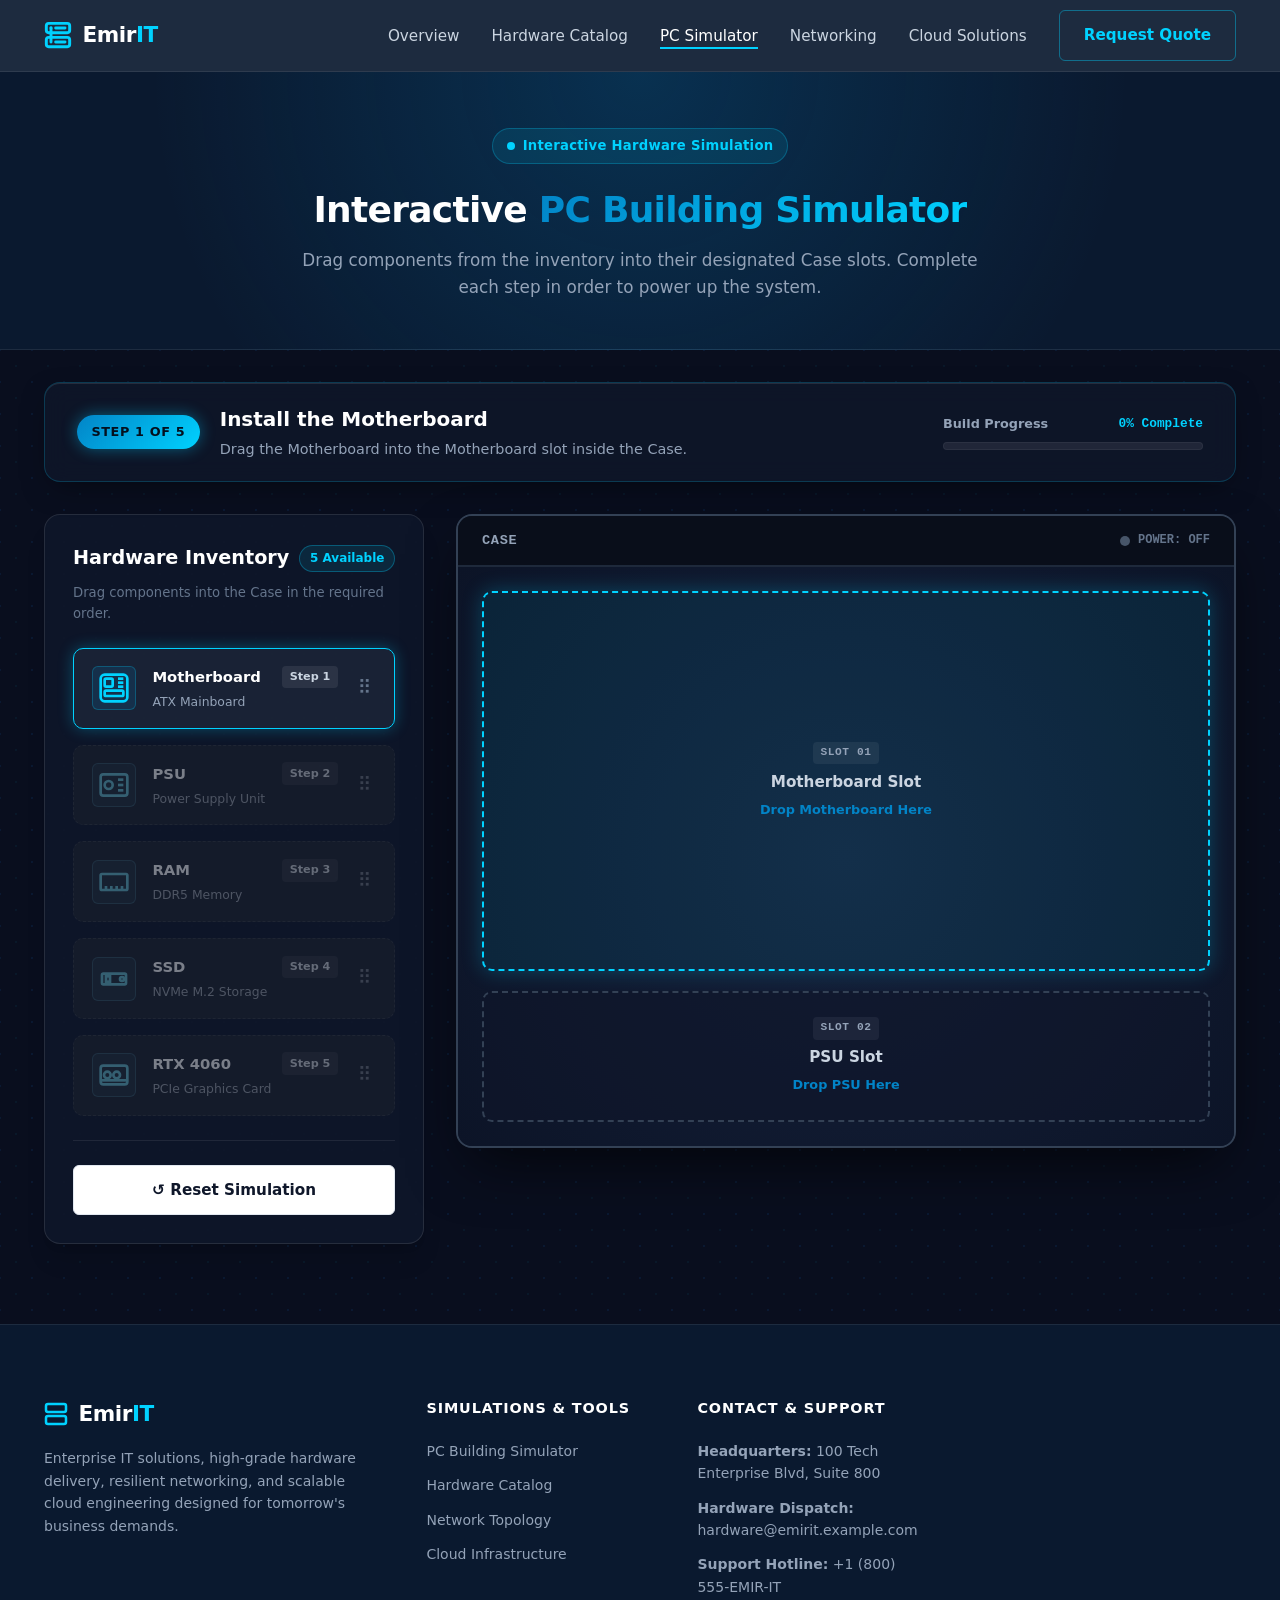
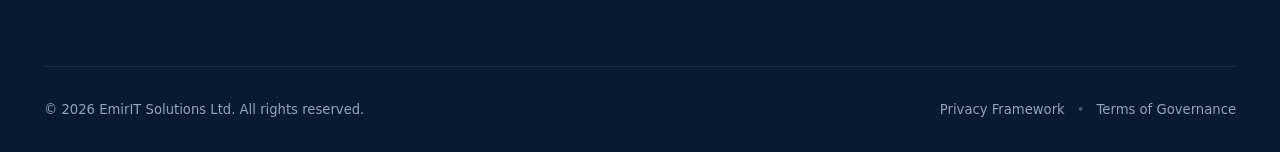
<file: pc-builder.html>
<!DOCTYPE html>
<html lang="en">
<head>
  <meta charset="UTF-8">
  <meta name="viewport" content="width=device-width, initial-scale=1.0">
  <meta name="description" content="EmirIT Interactive PC Building Simulator - Learn PC assembly with real-time slot validation and step-by-step guidance.">
  <title>PC Building Simulator | EmirIT Enterprise IT</title>
  
  <link rel="stylesheet" href="styles.css">
  <link rel="stylesheet" href="pc-builder.css">
</head>
<body>
  <!-- Header / Navigation -->
  <header class="site-header" id="header" role="banner">
    <div class="container header-container">
      <a href="index.html" class="brand-logo" aria-label="EmirIT Home">
        <span class="logo-icon" aria-hidden="true">
          <svg width="28" height="28" viewBox="0 0 24 24" fill="none" stroke="currentColor" stroke-width="2.5" stroke-linecap="round" stroke-linejoin="round">
            <rect x="2" y="2" width="20" height="8" rx="2" ry="2"></rect>
            <rect x="2" y="14" width="20" height="8" rx="2" ry="2"></rect>
            <line x1="6" y1="6" x2="6.01" y2="6"></line>
            <line x1="6" y1="18" x2="6.01" y2="6"></line>
            <line x1="10" y1="6" x2="18" y2="6"></line>
            <line x1="10" y1="18" x2="18" y2="18"></line>
          </svg>
        </span>
        <span class="logo-text">Emir<span class="accent-text">IT</span></span>
      </a>

      <nav class="main-nav" id="main-nav" aria-label="Main Navigation">
        <ul class="nav-list">
          <li class="nav-item"><a href="index.html#services" class="nav-link">Overview</a></li>
          <li class="nav-item"><a href="index.html#hardware" class="nav-link">Hardware Catalog</a></li>
          <li class="nav-item"><a href="pc-builder.html" class="nav-link active">PC Simulator</a></li>
          <li class="nav-item"><a href="index.html#networking" class="nav-link">Networking</a></li>
          <li class="nav-item"><a href="index.html#cloud" class="nav-link">Cloud Solutions</a></li>
          <li class="nav-item">
            <a href="index.html#contact" class="btn btn-outline nav-btn">Request Quote</a>
          </li>
        </ul>
      </nav>

      <button class="mobile-menu-toggle" id="menu-toggle" aria-expanded="false" aria-controls="main-nav" aria-label="Toggle navigation menu">
        <span class="hamburger-bar"></span>
        <span class="hamburger-bar"></span>
        <span class="hamburger-bar"></span>
      </button>
    </div>
  </header>

  <main id="main-content">
    <!-- Simulator Hero Header -->
    <section class="builder-hero">
      <div class="container text-center">
        <div class="badge-tag">
          <span class="badge-pulse"></span>
          Interactive Hardware Simulation
        </div>
        <h1 class="section-title text-white">Interactive <span class="text-gradient">PC Building Simulator</span></h1>
        <p class="builder-subtitle">
          Drag components from the inventory into their designated Case slots. Complete each step in order to power up the system.
        </p>
      </div>
    </section>

    <!-- Simulator Main Workspace -->
    <section class="section builder-workspace-section">
      <div class="container">
        
        <!-- Guided Instruction & Assembly Status Bar -->
        <div class="instruction-bar" id="instruction-bar" role="region" aria-live="polite" aria-label="Assembly Guidance">
          <div class="step-indicator-wrapper">
            <div class="step-badge" id="step-number-badge">STEP 1 OF 5</div>
            <div class="instruction-text-block">
              <h2 class="current-step-title" id="step-title">Install the Motherboard</h2>
              <p class="current-step-desc" id="step-desc">
                Drag the Motherboard into the Motherboard slot inside the Case.
              </p>
            </div>
          </div>
          <div class="progress-container">
            <div class="progress-meta">
              <span class="progress-label">Build Progress</span>
              <span class="progress-val" id="progress-val">0% Complete</span>
            </div>
            <div class="progress-track" role="progressbar" aria-valuenow="0" aria-valuemin="0" aria-valuemax="100" id="progress-track">
              <div class="progress-fill" id="progress-fill" style="width: 0%;"></div>
            </div>
          </div>
        </div>

        <!-- Assembly Studio Area: Palette & Case -->
        <div class="studio-layout">
          
          <!-- Left: Components Inventory Palette -->
          <aside class="palette-sidebar" aria-label="Available Hardware Components">
            <div class="palette-header">
              <h3>Hardware Inventory</h3>
              <span class="inventory-counter" id="inventory-counter">5 Available</span>
            </div>
            <p class="palette-hint">Drag components into the Case in the required order.</p>

            <div class="components-palette" id="components-palette">
              
              <!-- 1. Motherboard -->
              <div class="component-card active-target" draggable="true" id="comp-motherboard" data-component="motherboard" tabindex="0" role="button" aria-grabbed="false" aria-label="Motherboard">
                <div class="comp-icon-box" aria-hidden="true">
                  <svg width="32" height="32" viewBox="0 0 24 24" fill="none" stroke="currentColor" stroke-width="2">
                    <rect x="2" y="2" width="20" height="20" rx="3"></rect>
                    <rect x="5" y="5" width="6" height="6" rx="1"></rect>
                    <line x1="15" y1="5" x2="19" y2="5"></line>
                    <line x1="15" y1="8" x2="19" y2="8"></line>
                    <line x1="15" y1="11" x2="19" y2="11"></line>
                    <rect x="5" y="14" width="14" height="4" rx="1"></rect>
                  </svg>
                </div>
                <div class="comp-info">
                  <div class="comp-header-row">
                    <span class="comp-name">Motherboard</span>
                    <span class="order-tag">Step 1</span>
                  </div>
                  <span class="comp-spec">ATX Mainboard</span>
                </div>
                <div class="drag-handle" aria-hidden="true">⠿</div>
              </div>

              <!-- 2. PSU -->
              <div class="component-card locked" draggable="false" id="comp-psu" data-component="psu" tabindex="0" role="button" aria-grabbed="false" aria-label="PSU">
                <div class="comp-icon-box" aria-hidden="true">
                  <svg width="32" height="32" viewBox="0 0 24 24" fill="none" stroke="currentColor" stroke-width="2">
                    <rect x="2" y="4" width="20" height="16" rx="2"></rect>
                    <circle cx="8" cy="12" r="3"></circle>
                    <line x1="15" y1="8" x2="19" y2="8"></line>
                    <line x1="15" y1="12" x2="19" y2="12"></line>
                    <line x1="15" y1="16" x2="19" y2="16"></line>
                  </svg>
                </div>
                <div class="comp-info">
                  <div class="comp-header-row">
                    <span class="comp-name">PSU</span>
                    <span class="order-tag">Step 2</span>
                  </div>
                  <span class="comp-spec">Power Supply Unit</span>
                </div>
                <div class="drag-handle" aria-hidden="true">⠿</div>
              </div>

              <!-- 3. RAM -->
              <div class="component-card locked" draggable="false" id="comp-ram" data-component="ram" tabindex="0" role="button" aria-grabbed="false" aria-label="RAM">
                <div class="comp-icon-box" aria-hidden="true">
                  <svg width="32" height="32" viewBox="0 0 24 24" fill="none" stroke="currentColor" stroke-width="2">
                    <rect x="2" y="6" width="20" height="12" rx="1"></rect>
                    <line x1="6" y1="18" x2="6" y2="15"></line>
                    <line x1="10" y1="18" x2="10" y2="15"></line>
                    <line x1="14" y1="18" x2="14" y2="15"></line>
                    <line x1="18" y1="18" x2="18" y2="15"></line>
                  </svg>
                </div>
                <div class="comp-info">
                  <div class="comp-header-row">
                    <span class="comp-name">RAM</span>
                    <span class="order-tag">Step 3</span>
                  </div>
                  <span class="comp-spec">DDR5 Memory</span>
                </div>
                <div class="drag-handle" aria-hidden="true">⠿</div>
              </div>

              <!-- 4. SSD -->
              <div class="component-card locked" draggable="false" id="comp-ssd" data-component="ssd" tabindex="0" role="button" aria-grabbed="false" aria-label="SSD">
                <div class="comp-icon-box" aria-hidden="true">
                  <svg width="32" height="32" viewBox="0 0 24 24" fill="none" stroke="currentColor" stroke-width="2">
                    <rect x="3" y="8" width="18" height="8" rx="1"></rect>
                    <rect x="6" y="10" width="3" height="4"></rect>
                    <circle cx="18" cy="12" r="1.5"></circle>
                  </svg>
                </div>
                <div class="comp-info">
                  <div class="comp-header-row">
                    <span class="comp-name">SSD</span>
                    <span class="order-tag">Step 4</span>
                  </div>
                  <span class="comp-spec">NVMe M.2 Storage</span>
                </div>
                <div class="drag-handle" aria-hidden="true">⠿</div>
              </div>

              <!-- 5. RTX 4060 -->
              <div class="component-card locked" draggable="false" id="comp-gpu" data-component="gpu" tabindex="0" role="button" aria-grabbed="false" aria-label="RTX 4060">
                <div class="comp-icon-box" aria-hidden="true">
                  <svg width="32" height="32" viewBox="0 0 24 24" fill="none" stroke="currentColor" stroke-width="2">
                    <rect x="2" y="5" width="20" height="14" rx="2"></rect>
                    <circle cx="7" cy="12" r="2.5"></circle>
                    <circle cx="14" cy="12" r="2.5"></circle>
                    <line x1="2" y1="16" x2="22" y2="16"></line>
                  </svg>
                </div>
                <div class="comp-info">
                  <div class="comp-header-row">
                    <span class="comp-name">RTX 4060</span>
                    <span class="order-tag">Step 5</span>
                  </div>
                  <span class="comp-spec">PCIe Graphics Card</span>
                </div>
                <div class="drag-handle" aria-hidden="true">⠿</div>
              </div>

            </div>

            <!-- Assembly Controls -->
            <div class="palette-actions">
              <button class="btn btn-secondary btn-block" id="btn-reset-sim" type="button">
                <span class="btn-icon">↺</span> Reset Simulation
              </button>
            </div>
          </aside>

          <!-- Right: PC Chassis Interactive Target Bay -->
          <section class="chassis-viewport" aria-label="Interactive PC Case Assembly Bay">
            <div class="chassis-frame" id="pc-chassis">
              
              <!-- Chassis Header Bar -->
              <div class="chassis-topbar">
                <div class="chassis-brand">Case</div>
                <div class="chassis-indicators">
                  <span class="indicator-led" id="power-led"></span>
                  <span class="led-label" id="power-status-label">POWER: OFF</span>
                </div>
              </div>

              <!-- Case Interior & Modular Slots -->
              <div class="chassis-interior">
                
                <!-- Main Board Bay (Slot 1) -->
                <div class="chassis-slot slot-motherboard" id="slot-motherboard" data-target="motherboard" aria-label="Motherboard Slot" tabindex="0">
                  <div class="slot-placeholder">
                    <span class="slot-marker">SLOT 01</span>
                    <span class="slot-name">Motherboard Slot</span>
                    <span class="slot-action-text">Drop Motherboard Here</span>
                  </div>
                  
                  <!-- Nested Internal Motherboard Slots (Activated once Motherboard is placed) -->
                  <div class="motherboard-mounted-view" id="motherboard-mounted-view">
                    
                    <!-- Integrated CPU & VRM Illustration -->
                    <div class="mb-cpu-socket">
                      <div class="socket-grid"></div>
                      <span class="socket-label">CPU Socket</span>
                    </div>

                    <!-- RAM DIMM Slot (Slot 3) -->
                    <div class="chassis-slot slot-ram" id="slot-ram" data-target="ram" aria-label="RAM Slot" tabindex="0">
                      <div class="slot-placeholder mini">
                        <span class="slot-marker">SLOT 03</span>
                        <span class="slot-name">RAM Slot</span>
                      </div>
                      <div class="slot-installed-content" id="installed-ram">
                        <div class="ram-sticks">
                          <span class="stick"></span>
                          <span class="stick"></span>
                        </div>
                        <span class="installed-title">RAM Installed</span>
                      </div>
                    </div>

                    <!-- M.2 SSD Slot (Slot 4) -->
                    <div class="chassis-slot slot-ssd" id="slot-ssd" data-target="ssd" aria-label="SSD Slot" tabindex="0">
                      <div class="slot-placeholder mini">
                        <span class="slot-marker">SLOT 04</span>
                        <span class="slot-name">SSD Slot</span>
                      </div>
                      <div class="slot-installed-content" id="installed-ssd">
                        <div class="ssd-heatsink">SSD Installed</div>
                      </div>
                    </div>

                    <!-- PCIe x16 GPU Slot (Slot 5) -->
                    <div class="chassis-slot slot-gpu" id="slot-gpu" data-target="gpu" aria-label="RTX 4060 Slot" tabindex="0">
                      <div class="slot-placeholder">
                        <span class="slot-marker">SLOT 05</span>
                        <span class="slot-name">RTX 4060 Slot</span>
                        <span class="slot-action-text">Drop RTX 4060 Here</span>
                      </div>
                      <div class="slot-installed-content" id="installed-gpu">
                        <div class="gpu-housing">
                          <div class="gpu-fans">
                            <span class="fan fan-1"></span>
                            <span class="fan fan-2"></span>
                            <span class="fan fan-3"></span>
                          </div>
                          <span class="installed-title">RTX 4060 Installed</span>
                        </div>
                      </div>
                    </div>

                  </div>
                </div>

                <!-- Lower Chassis: Power Supply Shroud (Slot 2) -->
                <div class="chassis-slot slot-psu" id="slot-psu" data-target="psu" aria-label="PSU Slot" tabindex="0">
                  <div class="slot-placeholder">
                    <span class="slot-marker">SLOT 02</span>
                    <span class="slot-name">PSU Slot</span>
                    <span class="slot-action-text">Drop PSU Here</span>
                  </div>
                  <div class="slot-installed-content" id="installed-psu">
                    <div class="psu-housing">
                      <div class="psu-fan-mesh"></div>
                      <div class="psu-brand-badge">PSU Installed</div>
                    </div>
                  </div>
                </div>

              </div>

              <!-- Real-time Validation Error Toast -->
              <div class="error-toast" id="error-toast" role="alert" aria-live="assertive">
                <span class="toast-icon">⚠️</span>
                <span class="toast-msg" id="toast-msg">Incorrect slot, try again</span>
              </div>
            </div>
          </section>

        </div>

      </div>
    </section>

    <!-- Animated Completion Celebration Modal Overlay -->
    <div class="modal-overlay" id="completion-modal" role="dialog" aria-modal="true" aria-labelledby="modal-success-title" style="display: none;">
      <div class="modal-card">
        
        <!-- Glowing Checkmark Animation -->
        <div class="success-checkmark-wrapper" aria-hidden="true">
          <svg class="checkmark-svg" viewBox="0 0 52 52">
            <circle class="checkmark-circle" cx="26" cy="26" r="25" fill="none"/>
            <path class="checkmark-check" fill="none" d="M14.1 27.2l7.1 7.2 16.7-16.8"/>
          </svg>
          <div class="glow-halo"></div>
        </div>

        <div class="badge-tag success-badge">
          <span class="badge-pulse green-pulse"></span>
          Assembly Complete
        </div>

        <h2 id="modal-success-title" class="modal-title">PC Assembled Successfully!</h2>
        <p class="modal-description">
          All components (Motherboard, PSU, RAM, SSD, and RTX 4060) have been installed correctly into the Case.
        </p>

        <div class="benchmark-summary-grid">
          <div class="summary-pill">
            <span class="pill-label">Motherboard</span>
            <span class="pill-val">Installed</span>
          </div>
          <div class="summary-pill">
            <span class="pill-label">PSU</span>
            <span class="pill-val">Active</span>
          </div>
          <div class="summary-pill">
            <span class="pill-label">RAM</span>
            <span class="pill-val">Dual-Channel</span>
          </div>
          <div class="summary-pill">
            <span class="pill-label">SSD &amp; RTX 4060</span>
            <span class="pill-val">Connected</span>
          </div>
        </div>

        <div class="modal-action-row">
          <button class="btn btn-primary" id="btn-modal-rebuild" type="button">
            <span>↺ Reset Simulation</span>
          </button>
          <a href="index.html#contact" class="btn btn-secondary">
            <span>Request Hardware Quote</span>
          </a>
        </div>
      </div>
    </div>
  </main>

  <!-- Site Footer -->
  <footer class="site-footer" role="contentinfo">
    <div class="container footer-container">
      <div class="footer-top">
        <div class="footer-brand">
          <a href="index.html" class="brand-logo footer-logo">
            <span class="logo-icon" aria-hidden="true">
              <svg width="24" height="24" viewBox="0 0 24 24" fill="none" stroke="currentColor" stroke-width="2.5">
                <rect x="2" y="2" width="20" height="8" rx="2" ry="2"></rect>
                <rect x="2" y="14" width="20" height="8" rx="2" ry="2"></rect>
              </svg>
            </span>
            <span class="logo-text">Emir<span class="accent-text">IT</span></span>
          </a>
          <p class="footer-bio">
            Enterprise IT solutions, high-grade hardware delivery, resilient networking, and scalable cloud engineering designed for tomorrow's business demands.
          </p>
        </div>

        <div class="footer-nav-col">
          <h4 class="footer-heading">Simulations &amp; Tools</h4>
          <ul class="footer-links">
            <li><a href="pc-builder.html">PC Building Simulator</a></li>
            <li><a href="index.html#hardware">Hardware Catalog</a></li>
            <li><a href="index.html#networking">Network Topology</a></li>
            <li><a href="index.html#cloud">Cloud Infrastructure</a></li>
          </ul>
        </div>

        <div class="footer-nav-col">
          <h4 class="footer-heading">Contact &amp; Support</h4>
          <p class="footer-contact-item"><strong>Headquarters:</strong> 100 Tech Enterprise Blvd, Suite 800</p>
          <p class="footer-contact-item"><strong>Hardware Dispatch:</strong> hardware@emirit.example.com</p>
          <p class="footer-contact-item"><strong>Support Hotline:</strong> +1 (800) 555-EMIR-IT</p>
        </div>
      </div>

      <div class="footer-bottom">
        <p class="copyright">&copy; 2026 EmirIT Solutions Ltd. All rights reserved.</p>
        <div class="footer-legal-links">
          <a href="#">Privacy Framework</a>
          <span class="divider-dot" aria-hidden="true">&bull;</span>
          <a href="#">Terms of Governance</a>
        </div>
      </div>
    </div>
  </footer>

  <script src="pc-builder.js"></script>
</body>
</html>
</file>
<file: styles.css>
/* ==========================================================================
   EmirIT Corporate Stylesheet - Modern Enterprise IT Theme
   Clean Vanilla CSS (Variables, Flexbox, Grid, Responsive)
   ========================================================================== */

/* Design Tokens & CSS Custom Properties */
:root {
  /* Brand Color Palette */
  --color-primary-dark: #0a192f;
  --color-primary-navy: #0f172a;
  --color-primary-slate: #1e293b;
  --color-secondary-slate: #334155;
  --color-muted-slate: #64748b;
  --color-light-slate: #94a3b8;
  --color-border: #e2e8f0;
  --color-border-dark: #334155;
  
  --color-accent-cyan: #00d2ff;
  --color-accent-blue: #0284c7;
  --color-accent-glow: rgba(0, 210, 255, 0.18);
  --color-accent-teal: #10b981;
  --color-warning: #f59e0b;
  --color-danger: #ef4444;

  --color-bg-main: #f8fafc;
  --color-bg-card: #ffffff;
  --color-bg-alt: #f1f5f9;
  --color-text-main: #0f172a;
  --color-text-muted: #475569;
  --color-text-inverse: #f8fafc;

  /* Typography */
  --font-sans: system-ui, -apple-system, BlinkMacSystemFont, 'Segoe UI', Roboto, Helvetica, Arial, sans-serif;
  --font-mono: ui-monospace, SFMono-Regular, Menlo, Monaco, Consolas, monospace;

  /* Shadows */
  --shadow-sm: 0 1px 3px rgba(0, 0, 0, 0.08), 0 1px 2px rgba(0, 0, 0, 0.05);
  --shadow-md: 0 4px 6px -1px rgba(0, 0, 0, 0.08), 0 2px 4px -2px rgba(0, 0, 0, 0.05);
  --shadow-lg: 0 10px 15px -3px rgba(0, 0, 0, 0.08), 0 4px 6px -4px rgba(0, 0, 0, 0.05);
  --shadow-xl: 0 20px 25px -5px rgba(0, 0, 0, 0.1), 0 8px 10px -6px rgba(0, 0, 0, 0.08);

  /* Transitions */
  --transition-fast: 0.15s ease;
  --transition-normal: 0.25s cubic-bezier(0.4, 0, 0.2, 1);
  --transition-slow: 0.4s ease;

  /* Layout */
  --container-max-width: 1240px;
  --header-height: 72px;
  --radius-sm: 6px;
  --radius-md: 10px;
  --radius-lg: 16px;
  --radius-full: 9999px;
}

/* Base & Reset */
*, *::before, *::after {
  box-sizing: border-box;
  margin: 0;
  padding: 0;
}

html {
  font-family: var(--font-sans);
  font-size: 16px;
  line-height: 1.6;
  color: var(--color-text-main);
  background-color: var(--color-bg-main);
  scroll-behavior: smooth;
  -webkit-font-smoothing: antialiased;
}

body {
  min-height: 100vh;
  display: flex;
  flex-direction: column;
  overflow-x: hidden;
}

img, svg {
  display: block;
  max-width: 100%;
}

a {
  color: inherit;
  text-decoration: none;
  transition: color var(--transition-fast);
}

button, input, select, textarea {
  font: inherit;
  color: inherit;
}

/* Accessibility Skip Focus */
:focus-visible {
  outline: 2px solid var(--color-accent-blue);
  outline-offset: 3px;
}

/* Container */
.container {
  width: 100%;
  max-width: var(--container-max-width);
  margin-left: auto;
  margin-right: auto;
  padding-left: 1.5rem;
  padding-right: 1.5rem;
}

/* Typography Utilities */
.text-center { text-align: center; }
.text-gradient {
  background: linear-gradient(135deg, #0284c7 0%, #00d2ff 100%);
  -webkit-background-clip: text;
  -webkit-text-fill-color: transparent;
}
.accent-text { color: var(--color-accent-cyan); }

/* Buttons */
.btn {
  display: inline-flex;
  align-items: center;
  justify-content: center;
  font-weight: 600;
  font-size: 0.95rem;
  padding: 0.75rem 1.5rem;
  border-radius: var(--radius-sm);
  border: 1px solid transparent;
  cursor: pointer;
  transition: all var(--transition-normal);
  text-decoration: none;
  white-space: nowrap;
}

.btn-primary {
  background: linear-gradient(135deg, #0284c7 0%, #0369a1 100%);
  color: #ffffff;
  box-shadow: 0 4px 14px rgba(2, 132, 199, 0.35);
}

.btn-primary:hover {
  background: linear-gradient(135deg, #0369a1 0%, #075985 100%);
  box-shadow: 0 6px 20px rgba(2, 132, 199, 0.45);
  transform: translateY(-1px);
}

.btn-secondary {
  background: #ffffff;
  color: var(--color-primary-navy);
  border-color: var(--color-border);
}

.btn-secondary:hover {
  background: var(--color-bg-alt);
  border-color: var(--color-light-slate);
}

.btn-outline {
  background: transparent;
  color: var(--color-accent-cyan);
  border-color: rgba(0, 210, 255, 0.4);
}

.btn-outline:hover {
  background: rgba(0, 210, 255, 0.1);
  border-color: var(--color-accent-cyan);
}

.btn-sm {
  padding: 0.45rem 0.95rem;
  font-size: 0.85rem;
}

.btn-block {
  width: 100%;
}

/* Header & Sticky Navigation */
.site-header {
  position: sticky;
  top: 0;
  z-index: 100;
  height: var(--header-height);
  background-color: rgba(10, 25, 47, 0.92);
  backdrop-filter: blur(12px);
  -webkit-backdrop-filter: blur(12px);
  border-bottom: 1px solid rgba(255, 255, 255, 0.08);
  display: flex;
  align-items: center;
}

.header-container {
  display: flex;
  align-items: center;
  justify-content: space-between;
}

.brand-logo {
  display: inline-flex;
  align-items: center;
  gap: 0.65rem;
  font-weight: 800;
  font-size: 1.35rem;
  color: #ffffff;
  letter-spacing: -0.02em;
}

.logo-icon {
  color: var(--color-accent-cyan);
  display: flex;
  align-items: center;
}

.main-nav .nav-list {
  display: flex;
  align-items: center;
  list-style: none;
  gap: 2rem;
}

.nav-link {
  color: #cbd5e1;
  font-size: 0.95rem;
  font-weight: 500;
  position: relative;
  padding: 0.25rem 0;
}

.nav-link:hover, .nav-link.active {
  color: #ffffff;
}

.nav-link::after {
  content: '';
  position: absolute;
  bottom: 0;
  left: 0;
  width: 0%;
  height: 2px;
  background-color: var(--color-accent-cyan);
  transition: width var(--transition-fast);
}

.nav-link:hover::after, .nav-link.active::after {
  width: 100%;
}

.mobile-menu-toggle {
  display: none;
  background: none;
  border: none;
  cursor: pointer;
  padding: 0.5rem;
  color: #ffffff;
}

.hamburger-bar {
  display: block;
  width: 24px;
  height: 2px;
  background-color: #ffffff;
  margin: 5px 0;
  border-radius: 2px;
  transition: transform var(--transition-fast), opacity var(--transition-fast);
}

/* Hero Section */
.hero-section {
  position: relative;
  background: radial-gradient(circle at 80% 20%, rgba(2, 132, 199, 0.15) 0%, transparent 60%),
              radial-gradient(circle at 10% 80%, rgba(15, 23, 42, 0.8) 0%, transparent 50%),
              var(--color-primary-dark);
  color: #ffffff;
  padding: 5.5rem 0 6.5rem;
  overflow: hidden;
  border-bottom: 1px solid rgba(255, 255, 255, 0.06);
}

.hero-grid {
  display: grid;
  grid-template-columns: 1.15fr 0.85fr;
  gap: 3.5rem;
  align-items: center;
}

.badge-tag {
  display: inline-flex;
  align-items: center;
  gap: 0.5rem;
  background: rgba(0, 210, 255, 0.1);
  color: var(--color-accent-cyan);
  border: 1px solid rgba(0, 210, 255, 0.25);
  padding: 0.4rem 0.85rem;
  border-radius: var(--radius-full);
  font-size: 0.825rem;
  font-weight: 600;
  letter-spacing: 0.02em;
  margin-bottom: 1.5rem;
}

.badge-pulse {
  width: 8px;
  height: 8px;
  background-color: var(--color-accent-cyan);
  border-radius: 50%;
  box-shadow: 0 0 0 0 rgba(0, 210, 255, 0.7);
  animation: pulse-ring 2s infinite;
}

@keyframes pulse-ring {
  0% { transform: scale(0.95); box-shadow: 0 0 0 0 rgba(0, 210, 255, 0.7); }
  70% { transform: scale(1); box-shadow: 0 0 0 8px rgba(0, 210, 255, 0); }
  100% { transform: scale(0.95); box-shadow: 0 0 0 0 rgba(0, 210, 255, 0); }
}

.hero-title {
  font-size: 3rem;
  line-height: 1.15;
  font-weight: 800;
  letter-spacing: -0.03em;
  margin-bottom: 1.25rem;
}

.hero-description {
  font-size: 1.15rem;
  line-height: 1.7;
  color: #94a3b8;
  margin-bottom: 2.25rem;
  max-width: 580px;
}

.hero-cta-group {
  display: flex;
  gap: 1rem;
  margin-bottom: 3rem;
}

.hero-stats {
  display: flex;
  align-items: center;
  gap: 1.75rem;
  padding-top: 2rem;
  border-top: 1px solid rgba(255, 255, 255, 0.1);
}

.stat-item {
  display: flex;
  flex-direction: column;
}

.stat-number {
  font-size: 1.65rem;
  font-weight: 800;
  color: #ffffff;
  line-height: 1.2;
}

.stat-label {
  font-size: 0.8rem;
  color: #94a3b8;
  font-weight: 500;
}

.stat-divider {
  width: 1px;
  height: 36px;
  background-color: rgba(255, 255, 255, 0.12);
}

/* Hero Visual Simulator */
.tech-card-showcase {
  background: rgba(15, 23, 42, 0.85);
  border: 1px solid rgba(255, 255, 255, 0.12);
  border-radius: var(--radius-lg);
  box-shadow: 0 25px 50px -12px rgba(0, 0, 0, 0.5);
  overflow: hidden;
  backdrop-filter: blur(16px);
}

.visual-header {
  background: rgba(2, 6, 23, 0.6);
  padding: 0.85rem 1.25rem;
  display: flex;
  align-items: center;
  gap: 0.5rem;
  border-bottom: 1px solid rgba(255, 255, 255, 0.08);
}

.dot {
  width: 10px;
  height: 10px;
  border-radius: 50%;
}
.dot.red { background: #ef4444; }
.dot.yellow { background: #f59e0b; }
.dot.green { background: #10b981; }

.panel-title {
  margin-left: auto;
  font-size: 0.75rem;
  color: #64748b;
  font-family: var(--font-mono);
  text-transform: uppercase;
}

.visual-body {
  padding: 1.5rem;
  display: flex;
  flex-direction: column;
  gap: 1.25rem;
}

.telemetry-row {
  display: grid;
  grid-template-columns: 140px 1fr 65px;
  align-items: center;
  gap: 1rem;
  font-size: 0.85rem;
}

.metric-label {
  color: #cbd5e1;
  font-weight: 500;
}

.meter-bar {
  background: rgba(255, 255, 255, 0.08);
  height: 8px;
  border-radius: 4px;
  overflow: hidden;
}

.fill {
  height: 100%;
  border-radius: 4px;
  background: var(--color-accent-cyan);
}

.latency-fill { width: 92%; background: #10b981; }
.cluster-fill { width: 99%; background: var(--color-accent-cyan); }
.storage-fill { width: 88%; background: #0284c7; }

.metric-val {
  text-align: right;
  font-family: var(--font-mono);
  color: #f8fafc;
  font-weight: 600;
}

.rack-illustration {
  margin-top: 0.75rem;
  display: flex;
  flex-direction: column;
  gap: 0.45rem;
}

.rack-unit {
  background: rgba(30, 41, 59, 0.7);
  border: 1px solid rgba(255, 255, 255, 0.06);
  border-radius: 4px;
  padding: 0.6rem 0.85rem;
  font-size: 0.75rem;
  font-family: var(--font-mono);
  display: flex;
  justify-content: space-between;
  align-items: center;
  color: #94a3b8;
}

.led {
  width: 8px;
  height: 8px;
  border-radius: 50%;
  background: #334155;
}

.led.active {
  background: #10b981;
  box-shadow: 0 0 6px #10b981;
}

/* Generic Section Styles */
.section {
  padding: 5.5rem 0;
}

.section-header {
  margin-bottom: 3.5rem;
  max-width: 720px;
}

.section-header.text-center {
  margin-left: auto;
  margin-right: auto;
}

.section-subtitle {
  text-transform: uppercase;
  font-size: 0.825rem;
  letter-spacing: 0.08em;
  font-weight: 700;
  color: var(--color-accent-blue);
  margin-bottom: 0.5rem;
}

.section-title {
  font-size: 2.25rem;
  font-weight: 800;
  line-height: 1.2;
  letter-spacing: -0.02em;
  color: var(--color-primary-navy);
  margin-bottom: 1rem;
}

.section-description {
  font-size: 1.05rem;
  color: var(--color-text-muted);
  line-height: 1.65;
}

/* Core Services Overview */
.services-overview {
  background-color: #ffffff;
}

.services-grid {
  display: grid;
  grid-template-columns: repeat(3, 1fr);
  gap: 2rem;
}

.service-card {
  background: var(--color-bg-card);
  border: 1px solid var(--color-border);
  border-radius: var(--radius-md);
  padding: 2.25rem;
  transition: transform var(--transition-normal), box-shadow var(--transition-normal), border-color var(--transition-normal);
  display: flex;
  flex-direction: column;
}

.service-card:hover {
  transform: translateY(-4px);
  box-shadow: var(--shadow-xl);
  border-color: #cbd5e1;
}

.service-icon {
  width: 56px;
  height: 56px;
  border-radius: var(--radius-md);
  display: flex;
  align-items: center;
  justify-content: center;
  margin-bottom: 1.5rem;
}

.hardware-color { background: rgba(2, 132, 199, 0.1); color: #0284c7; }
.network-color { background: rgba(16, 185, 129, 0.1); color: #10b981; }
.cloud-color { background: rgba(14, 165, 233, 0.1); color: #0ea5e9; }

.service-name {
  font-size: 1.35rem;
  font-weight: 700;
  color: var(--color-primary-navy);
  margin-bottom: 0.75rem;
}

.service-text {
  font-size: 0.95rem;
  color: var(--color-text-muted);
  line-height: 1.6;
  margin-bottom: 1.5rem;
}

.service-feature-list {
  list-style: none;
  margin-top: auto;
  margin-bottom: 1.5rem;
  display: flex;
  flex-direction: column;
  gap: 0.5rem;
  font-size: 0.875rem;
  color: var(--color-secondary-slate);
}

.service-feature-list li {
  position: relative;
  padding-left: 1.25rem;
}

.service-feature-list li::before {
  content: '✓';
  position: absolute;
  left: 0;
  color: var(--color-accent-blue);
  font-weight: bold;
}

.card-link {
  font-weight: 600;
  font-size: 0.9rem;
  color: var(--color-accent-blue);
  display: inline-flex;
  align-items: center;
  gap: 0.35rem;
}

.card-link:hover {
  color: #0369a1;
  text-decoration: underline;
}

/* Hardware Catalog Grid & Filters */
.hardware-section {
  background-color: var(--color-bg-alt);
}

.filter-controls {
  display: flex;
  flex-wrap: wrap;
  gap: 0.5rem;
  margin-bottom: 2.5rem;
}

.filter-btn {
  background: #ffffff;
  border: 1px solid var(--color-border);
  padding: 0.55rem 1.15rem;
  border-radius: var(--radius-full);
  font-size: 0.9rem;
  font-weight: 600;
  color: var(--color-secondary-slate);
  cursor: pointer;
  transition: all var(--transition-fast);
}

.filter-btn:hover {
  background: #f8fafc;
  border-color: #cbd5e1;
}

.filter-btn.active {
  background: var(--color-primary-navy);
  color: #ffffff;
  border-color: var(--color-primary-navy);
}

.catalog-grid {
  display: grid;
  grid-template-columns: repeat(auto-fill, minmax(350px, 1fr));
  gap: 1.75rem;
}

.catalog-card {
  background: #ffffff;
  border: 1px solid var(--color-border);
  border-radius: var(--radius-md);
  padding: 1.75rem;
  display: flex;
  flex-direction: column;
  transition: transform var(--transition-fast), box-shadow var(--transition-fast);
}

.catalog-card:hover {
  transform: translateY(-3px);
  box-shadow: var(--shadow-lg);
}

.catalog-card-header {
  display: flex;
  justify-content: space-between;
  align-items: center;
  margin-bottom: 1rem;
}

.catalog-badge {
  font-size: 0.75rem;
  font-weight: 700;
  text-transform: uppercase;
  color: var(--color-accent-blue);
  background: rgba(2, 132, 199, 0.08);
  padding: 0.25rem 0.6rem;
  border-radius: var(--radius-sm);
}

.catalog-stock {
  font-size: 0.75rem;
  font-weight: 600;
  padding: 0.2rem 0.5rem;
  border-radius: var(--radius-full);
}

.catalog-stock.in-stock {
  background: rgba(16, 185, 129, 0.1);
  color: #059669;
}

.catalog-title {
  font-size: 1.2rem;
  font-weight: 700;
  color: var(--color-primary-navy);
  margin-bottom: 0.5rem;
}

.catalog-specs {
  font-size: 0.875rem;
  color: var(--color-text-muted);
  line-height: 1.5;
  margin-bottom: 1.25rem;
}

.catalog-features {
  display: flex;
  flex-wrap: wrap;
  gap: 0.4rem;
  margin-bottom: 1.5rem;
  margin-top: auto;
}

.tag {
  background: var(--color-bg-alt);
  font-size: 0.75rem;
  color: var(--color-secondary-slate);
  padding: 0.25rem 0.5rem;
  border-radius: 4px;
  font-weight: 500;
}

.catalog-footer {
  border-top: 1px solid var(--color-border);
  padding-top: 1rem;
  display: flex;
  justify-content: flex-end;
}

/* Network Infrastructure Showcase */
.network-section {
  background-color: #ffffff;
}

.network-showcase-grid {
  display: grid;
  grid-template-columns: 1.2fr 0.8fr;
  gap: 3.5rem;
  align-items: center;
}

.network-features-column {
  display: flex;
  flex-direction: column;
  gap: 2rem;
}

.network-pillar {
  display: flex;
  gap: 1.25rem;
  align-items: flex-start;
}

.pillar-icon {
  width: 44px;
  height: 44px;
  border-radius: var(--radius-sm);
  background: rgba(2, 132, 199, 0.1);
  color: var(--color-accent-blue);
  display: flex;
  align-items: center;
  justify-content: center;
  flex-shrink: 0;
}

.pillar-title {
  font-size: 1.15rem;
  font-weight: 700;
  color: var(--color-primary-navy);
  margin-bottom: 0.35rem;
}

.pillar-text {
  font-size: 0.925rem;
  color: var(--color-text-muted);
  line-height: 1.6;
}

.diagram-card {
  background: var(--color-primary-navy);
  color: #ffffff;
  padding: 2.25rem;
  border-radius: var(--radius-lg);
  box-shadow: var(--shadow-xl);
  border: 1px solid var(--color-border-dark);
}

.diagram-header {
  display: flex;
  justify-content: space-between;
  align-items: center;
  margin-bottom: 2rem;
}

.diagram-header h4 {
  font-size: 1rem;
  font-weight: 700;
  color: #f8fafc;
}

.status-indicator-live {
  font-size: 0.75rem;
  font-weight: 600;
  background: rgba(16, 185, 129, 0.15);
  color: #10b981;
  padding: 0.25rem 0.65rem;
  border-radius: var(--radius-full);
}

.topology-stack {
  display: flex;
  flex-direction: column;
  gap: 0.5rem;
}

.topo-node {
  background: rgba(30, 41, 59, 0.85);
  border: 1px solid rgba(255, 255, 255, 0.1);
  border-radius: var(--radius-sm);
  padding: 0.85rem 1rem;
}

.topo-tag {
  display: block;
  font-size: 0.75rem;
  font-weight: 700;
  color: var(--color-accent-cyan);
  margin-bottom: 0.2rem;
  text-transform: uppercase;
}

.topo-node p {
  font-size: 0.85rem;
  color: #cbd5e1;
}

.topo-connector {
  height: 18px;
  display: flex;
  justify-content: center;
  align-items: center;
  position: relative;
}

.topo-connector::before {
  content: '';
  width: 2px;
  height: 100%;
  background: rgba(0, 210, 255, 0.3);
}

.flow-dot {
  position: absolute;
  width: 6px;
  height: 6px;
  border-radius: 50%;
  background: var(--color-accent-cyan);
  box-shadow: 0 0 6px var(--color-accent-cyan);
}

.diagram-footer {
  margin-top: 2rem;
  padding-top: 1.25rem;
  border-top: 1px solid rgba(255, 255, 255, 0.1);
  display: flex;
  justify-content: space-between;
  gap: 1rem;
}

.benchmark-pill {
  font-size: 0.8rem;
  color: #94a3b8;
}

.benchmark-pill strong {
  color: #ffffff;
}

/* Cloud Services Section */
.cloud-section {
  background-color: var(--color-bg-alt);
}

.cloud-features-grid {
  display: grid;
  grid-template-columns: repeat(2, 1fr);
  gap: 2rem;
}

.cloud-card {
  background: #ffffff;
  border: 1px solid var(--color-border);
  border-radius: var(--radius-md);
  padding: 2.25rem;
  transition: transform var(--transition-fast), box-shadow var(--transition-fast);
}

.cloud-card:hover {
  transform: translateY(-3px);
  box-shadow: var(--shadow-lg);
}

.cloud-card-header {
  display: flex;
  align-items: center;
  gap: 1rem;
  margin-bottom: 1rem;
}

.cloud-icon {
  width: 48px;
  height: 48px;
  border-radius: var(--radius-sm);
  background: rgba(14, 165, 233, 0.1);
  color: #0ea5e9;
  display: flex;
  align-items: center;
  justify-content: center;
  flex-shrink: 0;
}

.cloud-card h3 {
  font-size: 1.25rem;
  font-weight: 700;
  color: var(--color-primary-navy);
}

.cloud-card p {
  font-size: 0.95rem;
  color: var(--color-text-muted);
  line-height: 1.6;
  margin-bottom: 1.25rem;
}

.check-list {
  list-style: none;
  display: flex;
  flex-direction: column;
  gap: 0.45rem;
  font-size: 0.875rem;
  color: var(--color-secondary-slate);
}

.check-list li {
  position: relative;
  padding-left: 1.25rem;
}

.check-list li::before {
  content: '✓';
  position: absolute;
  left: 0;
  color: #10b981;
  font-weight: bold;
}

/* Interactive Contact & Quote Form Section */
.contact-section {
  background-color: #ffffff;
}

.contact-wrapper {
  display: grid;
  grid-template-columns: 0.9fr 1.1fr;
  gap: 4rem;
  align-items: flex-start;
}

.contact-title {
  font-size: 2.25rem;
  font-weight: 800;
  line-height: 1.2;
  color: var(--color-primary-navy);
  margin-bottom: 1rem;
}

.contact-description {
  font-size: 1.05rem;
  color: var(--color-text-muted);
  line-height: 1.65;
  margin-bottom: 2.5rem;
}

.direct-contact-points {
  display: flex;
  flex-direction: column;
  gap: 1.5rem;
}

.contact-point {
  display: flex;
  align-items: center;
  gap: 1rem;
}

.point-icon {
  width: 42px;
  height: 42px;
  border-radius: var(--radius-sm);
  background: var(--color-bg-alt);
  color: var(--color-accent-blue);
  display: flex;
  align-items: center;
  justify-content: center;
}

.contact-point strong {
  display: block;
  font-size: 0.9rem;
  color: var(--color-primary-navy);
}

.contact-point p {
  font-size: 0.9rem;
  color: var(--color-text-muted);
}

/* The Form Container */
.contact-form-col {
  background: #ffffff;
  border: 1px solid var(--color-border);
  border-radius: var(--radius-lg);
  padding: 2.5rem;
  box-shadow: var(--shadow-xl);
}

.form-header {
  margin-bottom: 2rem;
}

.form-header h3 {
  font-size: 1.35rem;
  font-weight: 700;
  color: var(--color-primary-navy);
  margin-bottom: 0.35rem;
}

.form-header p {
  font-size: 0.9rem;
  color: var(--color-text-muted);
}

.form-alert {
  padding: 1rem 1.25rem;
  border-radius: var(--radius-sm);
  font-size: 0.9rem;
  margin-bottom: 1.5rem;
  line-height: 1.5;
}

.form-alert.success {
  background-color: #ecfdf5;
  color: #065f46;
  border: 1px solid #a7f3d0;
}

.form-alert.error {
  background-color: #fef2f2;
  color: #991b1b;
  border: 1px solid #fecaca;
}

.form-grid {
  display: grid;
  grid-template-columns: repeat(2, 1fr);
  gap: 1.25rem;
}

.form-group {
  display: flex;
  flex-direction: column;
  gap: 0.4rem;
}

.form-group.full-width {
  grid-column: span 2;
}

.form-group label {
  font-size: 0.85rem;
  font-weight: 600;
  color: var(--color-secondary-slate);
}

.required {
  color: var(--color-danger);
}

.form-input {
  width: 100%;
  padding: 0.75rem 0.9rem;
  border: 1px solid var(--color-border);
  border-radius: var(--radius-sm);
  background-color: #ffffff;
  font-size: 0.95rem;
  transition: border-color var(--transition-fast), box-shadow var(--transition-fast);
}

.form-input:focus {
  outline: none;
  border-color: var(--color-accent-blue);
  box-shadow: 0 0 0 3px rgba(2, 132, 199, 0.15);
}

.form-input.input-error {
  border-color: var(--color-danger);
  background-color: #fffafb;
}

.form-input.input-error:focus {
  box-shadow: 0 0 0 3px rgba(239, 68, 68, 0.15);
}

.field-error {
  font-size: 0.775rem;
  color: var(--color-danger);
  min-height: 1rem;
}

.checkbox-group {
  margin-top: 0.5rem;
}

.checkbox-label {
  display: flex;
  align-items: flex-start;
  gap: 0.65rem;
  font-size: 0.85rem;
  color: var(--color-secondary-slate);
  cursor: pointer;
}

.checkbox-label input[type="checkbox"] {
  margin-top: 0.2rem;
  cursor: pointer;
}

.form-action {
  margin-top: 1.75rem;
}

/* Site Footer */
.site-footer {
  background-color: var(--color-primary-dark);
  color: #94a3b8;
  padding: 4.5rem 0 2rem;
  margin-top: auto;
  border-top: 1px solid rgba(255, 255, 255, 0.08);
}

.footer-top {
  display: grid;
  grid-template-columns: 1.5fr 1fr 1fr 1.2fr;
  gap: 3rem;
  padding-bottom: 3.5rem;
  border-bottom: 1px solid rgba(255, 255, 255, 0.08);
}

.footer-logo {
  margin-bottom: 1rem;
}

.footer-bio {
  font-size: 0.875rem;
  line-height: 1.6;
  margin-bottom: 1.25rem;
}

.compliance-badges {
  display: flex;
  flex-wrap: wrap;
  gap: 0.5rem;
}

.badge-pill {
  font-size: 0.725rem;
  font-weight: 600;
  background: rgba(255, 255, 255, 0.06);
  border: 1px solid rgba(255, 255, 255, 0.12);
  color: #cbd5e1;
  padding: 0.25rem 0.55rem;
  border-radius: var(--radius-sm);
}

.footer-heading {
  font-size: 0.9rem;
  font-weight: 700;
  text-transform: uppercase;
  letter-spacing: 0.06em;
  color: #ffffff;
  margin-bottom: 1.25rem;
}

.footer-links {
  list-style: none;
  display: flex;
  flex-direction: column;
  gap: 0.75rem;
  font-size: 0.875rem;
}

.footer-links a:hover {
  color: #ffffff;
}

.footer-contact-item {
  font-size: 0.875rem;
  margin-bottom: 0.75rem;
}

.footer-bottom {
  padding-top: 2rem;
  display: flex;
  justify-content: space-between;
  align-items: center;
  font-size: 0.825rem;
}

.footer-legal-links {
  display: flex;
  align-items: center;
  gap: 0.75rem;
}

.footer-legal-links a:hover {
  color: #ffffff;
}

.divider-dot {
  color: #475569;
}

/* ==========================================================================
   Responsive Breakpoints
   ========================================================================== */

/* Tablet (Max 1024px) */
@media (max-width: 1024px) {
  .hero-grid {
    grid-template-columns: 1fr;
    gap: 3rem;
  }

  .hero-visual {
    max-width: 550px;
  }

  .services-grid {
    grid-template-columns: repeat(2, 1fr);
  }

  .network-showcase-grid {
    grid-template-columns: 1fr;
    gap: 2.5rem;
  }

  .contact-wrapper {
    grid-template-columns: 1fr;
    gap: 3rem;
  }

  .footer-top {
    grid-template-columns: repeat(2, 1fr);
    gap: 2.5rem;
  }
}

/* Mobile (Max 768px) */
@media (max-width: 768px) {
  .site-header {
    height: 64px;
  }

  .mobile-menu-toggle {
    display: block;
  }

  .main-nav {
    position: fixed;
    top: 64px;
    left: 0;
    width: 100%;
    height: calc(100vh - 64px);
    background: var(--color-primary-navy);
    padding: 2rem 1.5rem;
    transform: translateX(-100%);
    transition: transform var(--transition-normal);
    overflow-y: auto;
  }

  .main-nav.nav-open {
    transform: translateX(0);
  }

  .main-nav .nav-list {
    flex-direction: column;
    align-items: flex-start;
    gap: 1.5rem;
  }

  .nav-item {
    width: 100%;
  }

  .nav-link {
    font-size: 1.15rem;
    display: block;
    width: 100%;
  }

  .nav-btn {
    margin-top: 1rem;
    width: 100%;
    text-align: center;
  }

  .hero-title {
    font-size: 2.25rem;
  }

  .hero-stats {
    flex-direction: column;
    align-items: flex-start;
    gap: 1.25rem;
  }

  .stat-divider {
    display: none;
  }

  .services-grid {
    grid-template-columns: 1fr;
  }

  .cloud-features-grid {
    grid-template-columns: 1fr;
  }

  .catalog-grid {
    grid-template-columns: 1fr;
  }

  .form-grid {
    grid-template-columns: 1fr;
  }

  .form-group.full-width {
    grid-column: span 1;
  }

  .footer-top {
    grid-template-columns: 1fr;
  }

  .footer-bottom {
    flex-direction: column;
    gap: 1rem;
    text-align: center;
  }
}
</file>
<file: pc-builder.css>
/* ==========================================================================
   EmirIT Interactive PC Building Simulator Stylesheet
   Vanilla CSS3 (Flexbox, Grid, Animations, Mobile-First)
   ========================================================================== */

/* Simulator Page Header */
.builder-hero {
  background: radial-gradient(circle at 50% 0%, rgba(2, 132, 199, 0.22) 0%, transparent 70%),
              var(--color-primary-dark);
  padding: 3.5rem 0 3rem;
  border-bottom: 1px solid rgba(255, 255, 255, 0.08);
}

.text-white {
  color: #ffffff !important;
}

.builder-subtitle {
  color: #94a3b8;
  max-width: 720px;
  margin: 0.75rem auto 0;
  font-size: 1.05rem;
  line-height: 1.6;
}

/* Builder Workspace Section */
.builder-workspace-section {
  background-color: #0b1329;
  background-image: 
    radial-gradient(rgba(0, 210, 255, 0.05) 1px, transparent 1px),
    radial-gradient(rgba(2, 132, 199, 0.05) 1px, #090e1e 1px);
  background-size: 32px 32px;
  background-position: 0 0, 16px 16px;
  min-height: calc(100vh - 250px);
  padding-top: 2rem;
  padding-bottom: 5rem;
}

/* Dynamic Guidance & Progress Bar */
.instruction-bar {
  background: rgba(15, 23, 42, 0.85);
  border: 1px solid rgba(0, 210, 255, 0.2);
  border-radius: var(--radius-lg);
  padding: 1.25rem 2rem;
  margin-bottom: 2rem;
  display: flex;
  justify-content: space-between;
  align-items: center;
  gap: 2rem;
  box-shadow: 0 10px 30px -10px rgba(0, 0, 0, 0.5), inset 0 1px 0 rgba(255, 255, 255, 0.1);
  backdrop-filter: blur(12px);
}

.step-indicator-wrapper {
  display: flex;
  align-items: center;
  gap: 1.25rem;
}

.step-badge {
  background: linear-gradient(135deg, #0284c7 0%, #00d2ff 100%);
  color: #04101e;
  font-weight: 800;
  font-size: 0.8rem;
  letter-spacing: 0.05em;
  padding: 0.45rem 0.9rem;
  border-radius: var(--radius-full);
  box-shadow: 0 0 15px rgba(0, 210, 255, 0.4);
  white-space: nowrap;
}

.instruction-text-block .current-step-title {
  color: #ffffff;
  font-size: 1.25rem;
  font-weight: 700;
  margin-bottom: 0.2rem;
}

.instruction-text-block .current-step-desc {
  color: #94a3b8;
  font-size: 0.9rem;
}

.progress-container {
  min-width: 260px;
}

.progress-meta {
  display: flex;
  justify-content: space-between;
  font-size: 0.8rem;
  margin-bottom: 0.45rem;
}

.progress-label {
  color: #94a3b8;
  font-weight: 600;
}

.progress-val {
  color: var(--color-accent-cyan);
  font-family: var(--font-mono);
  font-weight: 700;
}

.progress-track {
  width: 100%;
  height: 8px;
  background: rgba(255, 255, 255, 0.08);
  border-radius: var(--radius-full);
  overflow: hidden;
  border: 1px solid rgba(255, 255, 255, 0.05);
}

.progress-fill {
  height: 100%;
  background: linear-gradient(90deg, #0284c7, #00d2ff);
  border-radius: var(--radius-full);
  transition: width 0.4s ease;
  box-shadow: 0 0 10px rgba(0, 210, 255, 0.6);
}

/* Studio Layout (Sidebar & Viewport) */
.studio-layout {
  display: grid;
  grid-template-columns: 380px 1fr;
  gap: 2rem;
  align-items: start;
}

/* Components Inventory Palette */
.palette-sidebar {
  background: rgba(15, 23, 42, 0.9);
  border: 1px solid rgba(255, 255, 255, 0.1);
  border-radius: var(--radius-lg);
  padding: 1.75rem;
  box-shadow: var(--shadow-xl);
}

.palette-header {
  display: flex;
  justify-content: space-between;
  align-items: center;
  margin-bottom: 0.5rem;
}

.palette-header h3 {
  color: #ffffff;
  font-size: 1.2rem;
  font-weight: 700;
}

.inventory-counter {
  font-size: 0.75rem;
  background: rgba(0, 210, 255, 0.1);
  color: var(--color-accent-cyan);
  border: 1px solid rgba(0, 210, 255, 0.3);
  padding: 0.2rem 0.6rem;
  border-radius: var(--radius-full);
  font-weight: 600;
}

.palette-hint {
  color: #64748b;
  font-size: 0.825rem;
  margin-bottom: 1.5rem;
}

.components-palette {
  display: flex;
  flex-direction: column;
  gap: 1rem;
}

/* Draggable Component Card */
.component-card {
  display: flex;
  align-items: center;
  gap: 1rem;
  background: rgba(30, 41, 59, 0.7);
  border: 1px solid rgba(255, 255, 255, 0.1);
  border-radius: var(--radius-md);
  padding: 1rem 1.15rem;
  cursor: grab;
  user-select: none;
  transition: transform var(--transition-fast), border-color var(--transition-fast), background-color var(--transition-fast), box-shadow var(--transition-fast);
}

.component-card:hover:not(.locked):not(.installed) {
  background: rgba(30, 41, 59, 0.95);
  border-color: var(--color-accent-cyan);
  transform: translateY(-2px);
  box-shadow: 0 4px 16px rgba(0, 210, 255, 0.2);
}

.component-card:active:not(.locked):not(.installed) {
  cursor: grabbing;
}

/* Active Dragging States */
.component-card.dragging {
  opacity: 0.45;
  border: 2px dashed var(--color-accent-cyan);
  background: rgba(0, 210, 255, 0.08);
}

.component-card.active-target {
  border-color: var(--color-accent-cyan);
  box-shadow: 0 0 15px rgba(0, 210, 255, 0.3);
  animation: pulse-border 1.5s infinite;
}

@keyframes pulse-border {
  0% { border-color: rgba(0, 210, 255, 0.4); }
  50% { border-color: rgba(0, 210, 255, 1); }
  100% { border-color: rgba(0, 210, 255, 0.4); }
}

.component-card.locked {
  opacity: 0.45;
  cursor: not-allowed;
  filter: grayscale(0.6);
  border-style: dashed;
}

.component-card.installed {
  opacity: 0.3;
  cursor: default;
  background: rgba(16, 185, 129, 0.08);
  border-color: rgba(16, 185, 129, 0.3);
  pointer-events: none;
}

.comp-icon-box {
  width: 44px;
  height: 44px;
  background: rgba(2, 132, 199, 0.15);
  border: 1px solid rgba(0, 210, 255, 0.25);
  border-radius: var(--radius-sm);
  color: var(--color-accent-cyan);
  display: flex;
  align-items: center;
  justify-content: center;
  flex-shrink: 0;
}

.comp-info {
  flex: 1;
  min-width: 0;
}

.comp-header-row {
  display: flex;
  justify-content: space-between;
  align-items: center;
  gap: 0.5rem;
  margin-bottom: 0.2rem;
}

.comp-name {
  color: #ffffff;
  font-size: 0.925rem;
  font-weight: 600;
  white-space: nowrap;
  overflow: hidden;
  text-overflow: ellipsis;
}

.order-tag {
  font-size: 0.7rem;
  font-weight: 700;
  color: #cbd5e1;
  background: rgba(255, 255, 255, 0.08);
  padding: 0.15rem 0.45rem;
  border-radius: 4px;
  white-space: nowrap;
}

.comp-spec {
  display: block;
  font-size: 0.775rem;
  color: #94a3b8;
  white-space: nowrap;
  overflow: hidden;
  text-overflow: ellipsis;
}

.drag-handle {
  color: #64748b;
  font-size: 1.2rem;
  padding: 0 0.25rem;
}

.palette-actions {
  margin-top: 1.5rem;
  padding-top: 1.5rem;
  border-top: 1px solid rgba(255, 255, 255, 0.08);
}

.btn-icon {
  margin-right: 0.35rem;
}

/* PC Chassis Viewport */
.chassis-viewport {
  position: relative;
}

.chassis-frame {
  background: #0f172a;
  border: 2px solid #334155;
  border-radius: var(--radius-lg);
  box-shadow: 0 25px 60px -15px rgba(0, 0, 0, 0.7);
  overflow: hidden;
  position: relative;
  min-height: 600px;
  display: flex;
  flex-direction: column;
}

.chassis-topbar {
  background: #090e1a;
  padding: 0.85rem 1.5rem;
  display: flex;
  justify-content: space-between;
  align-items: center;
  border-bottom: 2px solid #1e293b;
}

.chassis-brand {
  font-family: var(--font-mono);
  font-size: 0.85rem;
  font-weight: 700;
  color: #94a3b8;
  letter-spacing: 0.05em;
  text-transform: uppercase;
}

.chassis-indicators {
  display: flex;
  align-items: center;
  gap: 0.5rem;
}

.indicator-led {
  width: 10px;
  height: 10px;
  border-radius: 50%;
  background: #475569;
  transition: background-color 0.4s ease, box-shadow 0.4s ease;
}

.indicator-led.powered {
  background: #10b981;
  box-shadow: 0 0 10px #10b981, 0 0 20px rgba(16, 185, 129, 0.6);
}

.led-label {
  font-family: var(--font-mono);
  font-size: 0.75rem;
  color: #64748b;
  font-weight: 600;
}

/* Chassis Interior Layout */
.chassis-interior {
  padding: 1.5rem;
  display: flex;
  flex-direction: column;
  gap: 1.25rem;
  flex: 1;
  background: radial-gradient(circle at 50% 50%, #15213b 0%, #0c1427 100%);
  position: relative;
}

/* Generic Chassis Drop Slot */
.chassis-slot {
  border: 2px dashed #334155;
  border-radius: var(--radius-md);
  transition: all 0.25s ease;
  position: relative;
  display: flex;
  flex-direction: column;
  justify-content: center;
  align-items: center;
  text-align: center;
}

.slot-placeholder {
  display: flex;
  flex-direction: column;
  align-items: center;
  gap: 0.35rem;
  padding: 1.5rem 1rem;
  color: #64748b;
  pointer-events: none;
}

.slot-placeholder.mini {
  padding: 0.75rem 0.5rem;
}

.slot-marker {
  font-family: var(--font-mono);
  font-size: 0.7rem;
  font-weight: 700;
  letter-spacing: 0.05em;
  background: rgba(255, 255, 255, 0.06);
  padding: 0.15rem 0.5rem;
  border-radius: 4px;
  color: #94a3b8;
}

.slot-name {
  font-size: 0.95rem;
  font-weight: 700;
  color: #cbd5e1;
}

.slot-action-text {
  font-size: 0.8rem;
  color: #0284c7;
  font-weight: 600;
}

/* Slot Highlights when Hovered / Active Drag */
.chassis-slot.highlight-target {
  border-color: var(--color-accent-cyan);
  background: rgba(0, 210, 255, 0.08);
  box-shadow: 0 0 20px rgba(0, 210, 255, 0.25);
  animation: pulse-drop 1.5s infinite;
}

@keyframes pulse-drop {
  0% { transform: scale(1); }
  50% { transform: scale(1.01); }
  100% { transform: scale(1); }
}

.chassis-slot.drag-over {
  border-color: #10b981;
  background: rgba(16, 185, 129, 0.15);
  transform: scale(1.02);
}

.chassis-slot.shake-error {
  animation: shake 0.45s cubic-bezier(0.36, 0.07, 0.19, 0.97) both;
  border-color: var(--color-danger) !important;
  background: rgba(239, 68, 68, 0.15) !important;
}

@keyframes shake {
  10%, 90% { transform: translate3d(-3px, 0, 0); }
  20%, 80% { transform: translate3d(4px, 0, 0); }
  30%, 50%, 70% { transform: translate3d(-5px, 0, 0); }
  40%, 60% { transform: translate3d(5px, 0, 0); }
}

/* Slot Installed State */
.chassis-slot.installed {
  border-style: solid;
  border-color: rgba(16, 185, 129, 0.5);
  background: rgba(15, 23, 42, 0.9);
}

.slot-installed-content {
  display: none;
  width: 100%;
  height: 100%;
}

.chassis-slot.installed .slot-placeholder {
  display: none;
}

.chassis-slot.installed .slot-installed-content {
  display: flex;
}

/* Motherboard Bay (Slot 01) */
.slot-motherboard {
  min-height: 380px;
  background: rgba(15, 23, 42, 0.6);
}

.slot-motherboard.installed {
  background: #0b172a;
  border-color: #0284c7;
  padding: 1rem;
  box-shadow: inset 0 0 30px rgba(2, 132, 199, 0.15);
}

.motherboard-mounted-view {
  display: none;
  width: 100%;
  height: 100%;
  grid-template-columns: 1fr 1fr;
  grid-template-rows: auto auto;
  gap: 1rem;
}

.slot-motherboard.installed .motherboard-mounted-view {
  display: grid;
  animation: fadeIn 0.4s ease;
}

/* CPU Socket Illustration inside Motherboard */
.mb-cpu-socket {
  background: #1e293b;
  border: 2px solid #475569;
  border-radius: var(--radius-sm);
  padding: 1rem;
  display: flex;
  flex-direction: column;
  align-items: center;
  justify-content: center;
  gap: 0.5rem;
}

.socket-grid {
  width: 50px;
  height: 50px;
  background-image: 
    linear-gradient(45deg, #334155 25%, transparent 25%), 
    linear-gradient(-45deg, #334155 25%, transparent 25%), 
    linear-gradient(45deg, transparent 75%, #334155 75%), 
    linear-gradient(-45deg, transparent 75%, #334155 75%);
  background-size: 8px 8px;
  border: 1px solid #64748b;
  border-radius: 4px;
}

.socket-label {
  font-size: 0.7rem;
  font-family: var(--font-mono);
  color: #94a3b8;
  text-transform: uppercase;
}

/* RAM Slot inside Motherboard */
.slot-ram {
  min-height: 110px;
}

.ram-sticks {
  display: flex;
  gap: 0.45rem;
  justify-content: center;
  margin-bottom: 0.4rem;
}

.ram-sticks .stick {
  width: 14px;
  height: 60px;
  background: linear-gradient(180deg, #00d2ff 0%, #0369a1 100%);
  border-radius: 2px;
  box-shadow: 0 0 10px rgba(0, 210, 255, 0.4);
}

/* SSD Slot inside Motherboard */
.slot-ssd {
  min-height: 110px;
}

.ssd-heatsink {
  background: linear-gradient(90deg, #1e293b, #334155);
  color: var(--color-accent-cyan);
  font-family: var(--font-mono);
  font-size: 0.8rem;
  font-weight: 700;
  padding: 0.5rem 1.25rem;
  border-radius: 4px;
  border: 1px solid rgba(0, 210, 255, 0.3);
  letter-spacing: 0.05em;
  box-shadow: 0 0 10px rgba(0, 0, 0, 0.5);
}

/* GPU Slot (Spans full width inside board) */
.slot-gpu {
  grid-column: span 2;
  min-height: 120px;
}

.gpu-housing {
  width: 100%;
  display: flex;
  flex-direction: column;
  align-items: center;
  gap: 0.5rem;
  padding: 0.75rem;
  background: linear-gradient(180deg, #1e293b 0%, #0f172a 100%);
  border-radius: var(--radius-sm);
  border: 1px solid rgba(0, 210, 255, 0.3);
}

.gpu-fans {
  display: flex;
  gap: 1.5rem;
}

.fan {
  width: 36px;
  height: 36px;
  border-radius: 50%;
  border: 2px dashed #64748b;
  position: relative;
  animation: spin 3s linear infinite;
}

@keyframes spin {
  100% { transform: rotate(360deg); }
}

/* Power Supply Shroud Bay (Slot 02) */
.slot-psu {
  min-height: 130px;
  background: rgba(15, 23, 42, 0.6);
}

.psu-housing {
  width: 100%;
  height: 100%;
  padding: 1rem 1.5rem;
  background: linear-gradient(90deg, #1e293b, #0f172a);
  display: flex;
  align-items: center;
  justify-content: space-between;
  border-radius: var(--radius-sm);
}

.psu-fan-mesh {
  width: 50px;
  height: 50px;
  border-radius: 50%;
  border: 3px solid #475569;
  background: radial-gradient(circle, #00d2ff 10%, #090e1a 70%);
  box-shadow: 0 0 12px rgba(0, 210, 255, 0.3);
}

.psu-brand-badge {
  font-family: var(--font-mono);
  font-size: 0.85rem;
  font-weight: 800;
  color: #f8fafc;
  background: rgba(0, 0, 0, 0.4);
  padding: 0.35rem 0.85rem;
  border-radius: 4px;
  border: 1px solid rgba(255, 255, 255, 0.1);
}

.installed-title {
  font-size: 0.85rem;
  font-weight: 700;
  color: #10b981;
}

/* Error Toast Message */
.error-toast {
  position: absolute;
  bottom: 1.5rem;
  left: 50%;
  transform: translateX(-50%) translateY(50px);
  background: #ef4444;
  color: #ffffff;
  padding: 0.75rem 1.25rem;
  border-radius: var(--radius-full);
  box-shadow: 0 10px 25px rgba(239, 68, 68, 0.4);
  font-size: 0.85rem;
  font-weight: 600;
  display: flex;
  align-items: center;
  gap: 0.5rem;
  opacity: 0;
  pointer-events: none;
  transition: transform 0.3s cubic-bezier(0.18, 0.89, 0.32, 1.28), opacity 0.3s ease;
  z-index: 50;
  white-space: nowrap;
}

.error-toast.visible {
  opacity: 1;
  transform: translateX(-50%) translateY(0);
}

/* Completion Modal & Victory Screen */
.modal-overlay {
  position: fixed;
  top: 0;
  left: 0;
  width: 100vw;
  height: 100vh;
  background: rgba(10, 25, 47, 0.85);
  backdrop-filter: blur(12px);
  -webkit-backdrop-filter: blur(12px);
  display: flex;
  align-items: center;
  justify-content: center;
  z-index: 1000;
  padding: 1.5rem;
  animation: fadeIn 0.35s ease;
}

.modal-card {
  background: linear-gradient(180deg, #0f172a 0%, #070d19 100%);
  border: 1px solid rgba(0, 210, 255, 0.3);
  border-radius: var(--radius-lg);
  padding: 3rem 2.5rem;
  max-width: 580px;
  width: 100%;
  text-align: center;
  box-shadow: 0 25px 60px rgba(0, 0, 0, 0.8), 0 0 50px rgba(0, 210, 255, 0.2);
  position: relative;
  animation: modalPop 0.4s cubic-bezier(0.18, 0.89, 0.32, 1.28);
}

@keyframes modalPop {
  0% { transform: scale(0.85); opacity: 0; }
  100% { transform: scale(1); opacity: 1; }
}

/* Glowing Checkmark Animation */
.success-checkmark-wrapper {
  position: relative;
  width: 80px;
  height: 80px;
  margin: 0 auto 1.5rem;
}

.checkmark-svg {
  width: 80px;
  height: 80px;
  border-radius: 50%;
  display: block;
  stroke-width: 3;
  stroke: #10b981;
  stroke-miterlimit: 10;
  box-shadow: inset 0 0 0 #10b981;
  animation: fillCircle 0.4s ease-in-out 0.4s forwards, scaleCheck 0.3s ease-in-out 0.9s both;
}

.checkmark-circle {
  stroke-dasharray: 166;
  stroke-dashoffset: 166;
  stroke-width: 3;
  stroke-miterlimit: 10;
  stroke: #10b981;
  fill: none;
  animation: strokeCircle 0.6s cubic-bezier(0.65, 0, 0.45, 1) forwards;
}

.checkmark-check {
  transform-origin: 50% 50%;
  stroke-dasharray: 48;
  stroke-dashoffset: 48;
  stroke: #10b981;
  animation: strokeCheck 0.35s cubic-bezier(0.65, 0, 0.45, 1) 0.6s forwards;
}

.glow-halo {
  position: absolute;
  top: 50%;
  left: 50%;
  transform: translate(-50%, -50%);
  width: 110px;
  height: 110px;
  border-radius: 50%;
  background: radial-gradient(circle, rgba(16, 185, 129, 0.4) 0%, transparent 70%);
  animation: pulse-ring 2s infinite;
}

@keyframes strokeCircle {
  100% { stroke-dashoffset: 0; }
}

@keyframes strokeCheck {
  100% { stroke-dashoffset: 0; }
}

@keyframes scaleCheck {
  0%, 100% { transform: none; }
  50% { transform: scale3d(1.1, 1.1, 1); }
}

.success-badge {
  background: rgba(16, 185, 129, 0.15);
  color: #10b981;
  border-color: rgba(16, 185, 129, 0.3);
  margin-bottom: 1.25rem;
}

.green-pulse {
  background-color: #10b981;
  box-shadow: 0 0 0 0 rgba(16, 185, 129, 0.7);
}

.modal-title {
  color: #ffffff;
  font-size: 1.85rem;
  font-weight: 800;
  margin-bottom: 0.75rem;
}

.modal-description {
  color: #94a3b8;
  font-size: 0.95rem;
  line-height: 1.6;
  margin-bottom: 2rem;
}

.benchmark-summary-grid {
  display: grid;
  grid-template-columns: repeat(2, 1fr);
  gap: 0.75rem;
  margin-bottom: 2rem;
  text-align: left;
}

.summary-pill {
  background: rgba(255, 255, 255, 0.04);
  border: 1px solid rgba(255, 255, 255, 0.08);
  border-radius: var(--radius-sm);
  padding: 0.75rem 1rem;
}

.pill-label {
  display: block;
  font-size: 0.75rem;
  color: #64748b;
  margin-bottom: 0.15rem;
}

.pill-val {
  font-family: var(--font-mono);
  font-size: 0.85rem;
  color: var(--color-accent-cyan);
  font-weight: 700;
}

.modal-action-row {
  display: flex;
  flex-direction: column;
  gap: 0.75rem;
}

/* Animations */
@keyframes fadeIn {
  from { opacity: 0; }
  to { opacity: 1; }
}

/* ==========================================================================
   Responsive Breakpoints
   ========================================================================== */

@media (max-width: 1024px) {
  .studio-layout {
    grid-template-columns: 1fr;
  }

  .instruction-bar {
    flex-direction: column;
    align-items: flex-start;
    gap: 1.25rem;
  }

  .progress-container {
    width: 100%;
    min-width: unset;
  }
}

@media (max-width: 768px) {
  .step-indicator-wrapper {
    flex-direction: column;
    align-items: flex-start;
    gap: 0.75rem;
  }

  .benchmark-summary-grid {
    grid-template-columns: 1fr;
  }

  .motherboard-mounted-view {
    grid-template-columns: 1fr;
  }

  .slot-gpu {
    grid-column: span 1;
  }

  .modal-card {
    padding: 2rem 1.5rem;
  }
}
</file>
